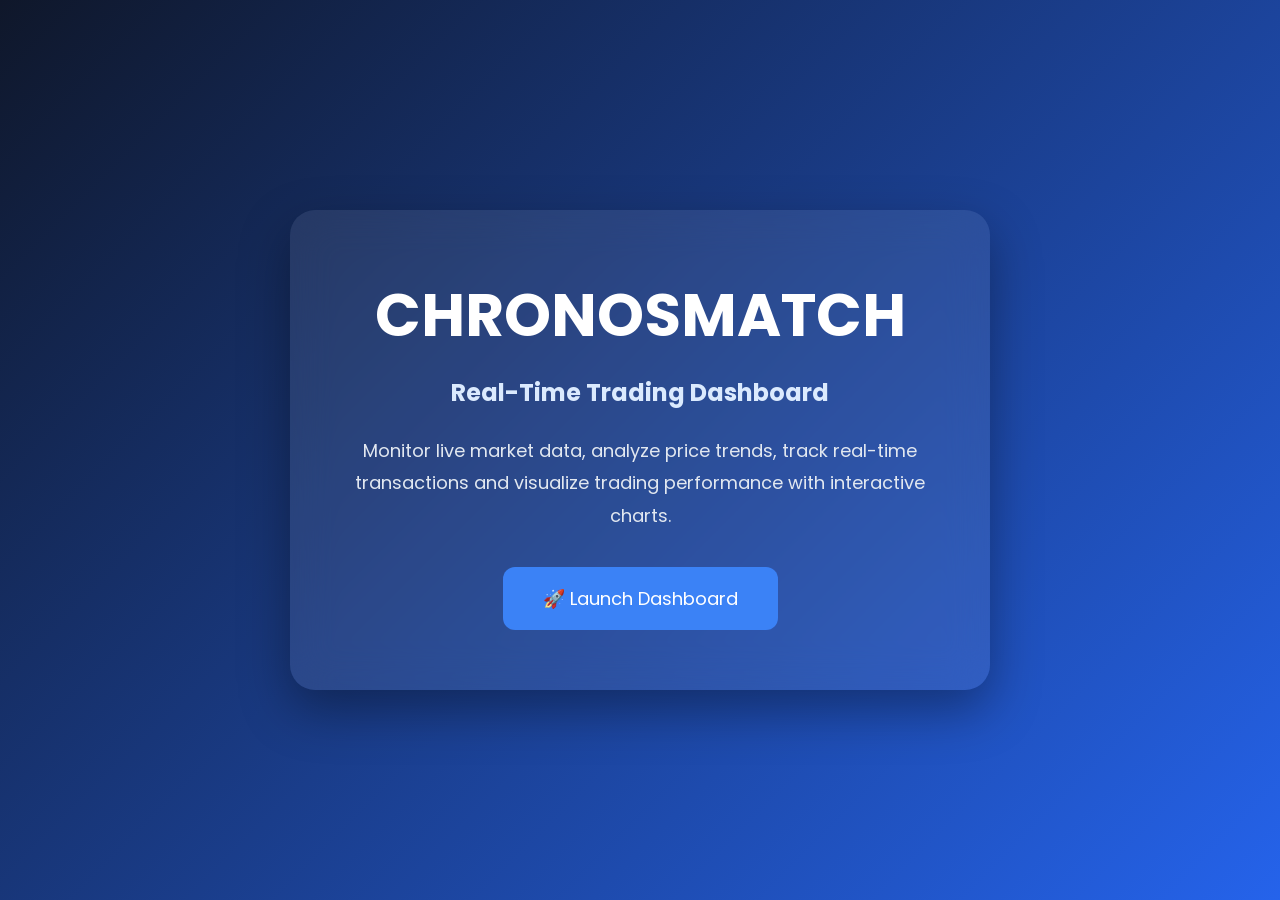
<file: frontend/index.html>
<!DOCTYPE html>
<html lang="en">

<head>

    <meta charset="UTF-8">

    <meta name="viewport"
          content="width=device-width, initial-scale=1.0">

    <title>ChronosMatch</title>

    <!-- Common CSS -->
    <link rel="stylesheet" href="css/common.css">

    <!-- Landing Page CSS -->
    <link rel="stylesheet" href="css/landing.css">

    <!-- Google Font -->
    <link
        href="https://fonts.googleapis.com/css2?family=Poppins:wght@300;400;600;700&display=swap"
        rel="stylesheet">

</head>

<body>

    <!-- ========================= -->
    <!-- Landing Page -->
    <!-- ========================= -->

    <div class="overlay">

        <div class="container">

            <h1>CHRONOSMATCH</h1>

            <h2>Real-Time Trading Dashboard</h2>

            <p>
                Monitor live market data, analyze price trends,
                track real-time transactions and visualize trading
                performance with interactive charts.
            </p>

            <button id="dashboardBtn">
                🚀 Launch Dashboard
            </button>

        </div>

    </div>


    <!-- ========================= -->
    <!-- JavaScript -->
    <!-- ========================= -->

    <script>

        const dashboardBtn =
            document.getElementById("dashboardBtn");

        dashboardBtn.addEventListener("click", function () {

            window.location.href = "dashboard.html";

        });

    </script>

</body>

</html>
</file>
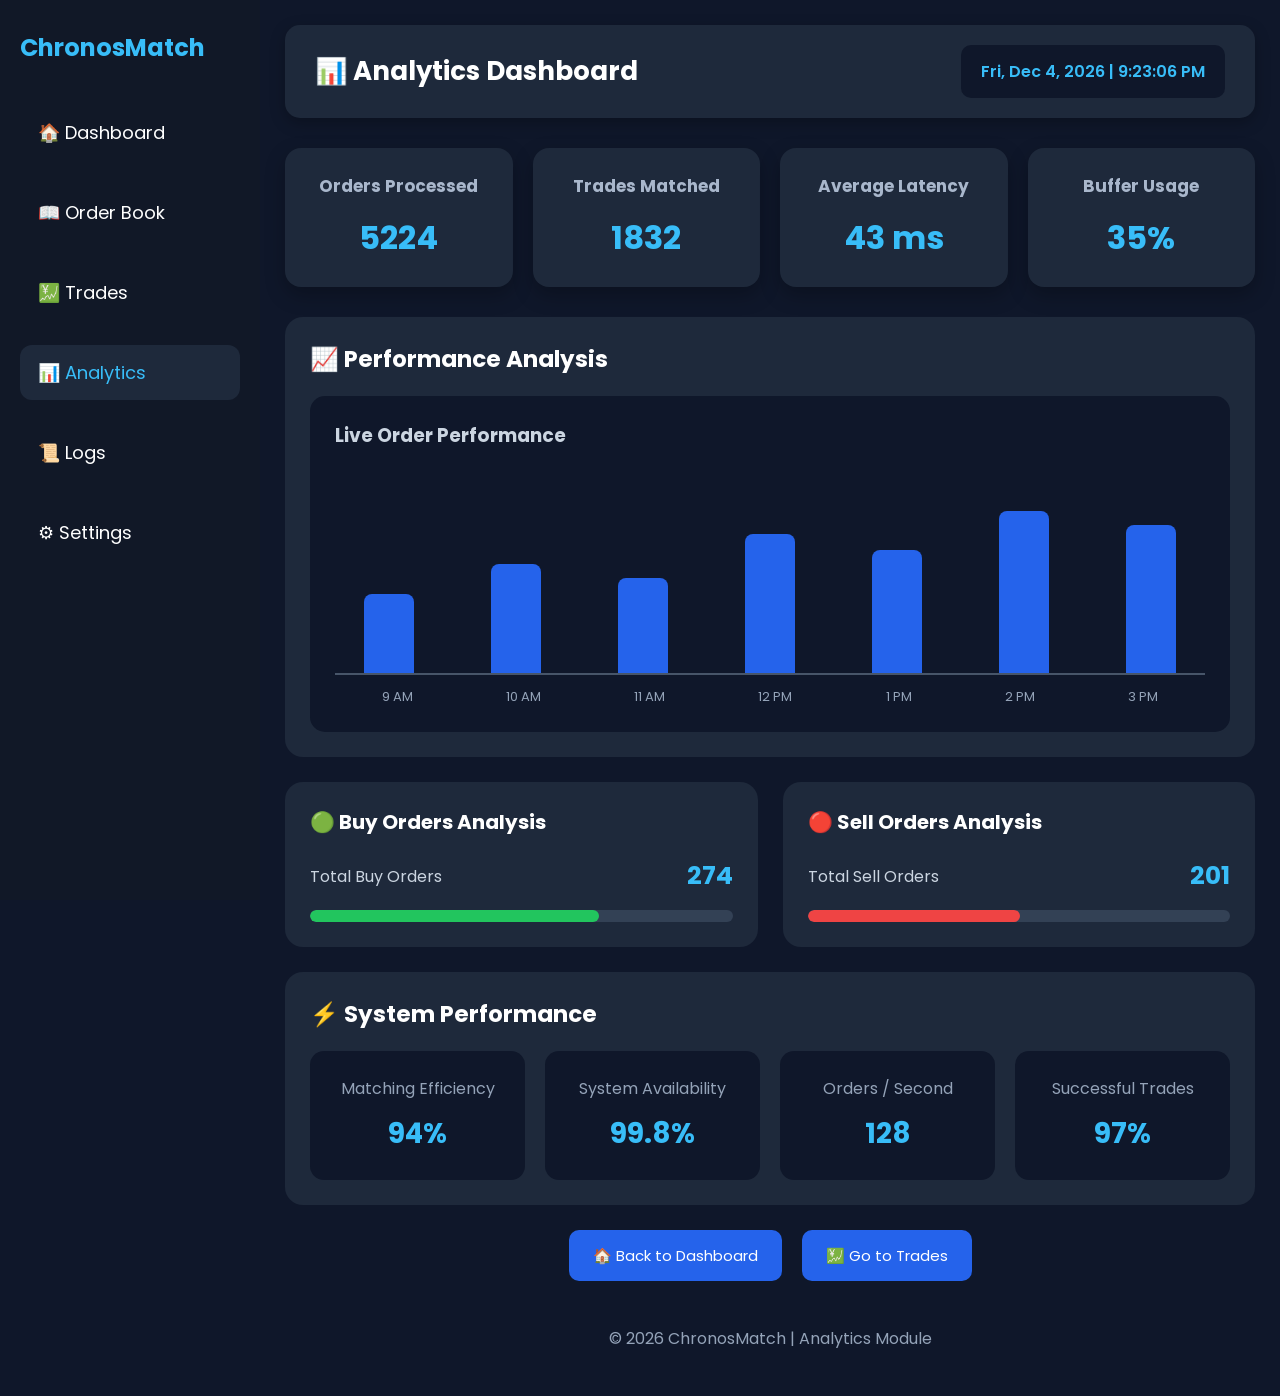
<file: frontend/analytics.html>
<!DOCTYPE html>
<html lang="en">

<head>

    <meta charset="UTF-8">
    <meta name="viewport" content="width=device-width, initial-scale=1.0">

    <title>ChronosMatch - Analytics</title>

    <link rel="stylesheet" href="css/common.css">
    <link rel="stylesheet" href="css/analytics.css">

    <link
        href="https://fonts.googleapis.com/css2?family=Poppins:wght@300;400;500;600;700&display=swap"
        rel="stylesheet">

</head>

<body>

    <div class="wrapper">

        <!-- ========================= -->
        <!-- Sidebar -->
        <!-- ========================= -->

        <div class="sidebar">

            <h2>ChronosMatch</h2>

            <ul>

                <li>
                    <a href="dashboard.html">
                        🏠 Dashboard
                    </a>
                </li>

                <li>
                    <a href="orderbook.html">
                        📖 Order Book
                    </a>
                </li>

                <li>
                    <a href="trades.html">
                        💹 Trades
                    </a>
                </li>

                <li>
                    <a href="analytics.html" class="active">
                        📊 Analytics
                    </a>
                </li>

                <li>
                    <a href="logs.html">
                        📜 Logs
                    </a>
                </li>

                <li>
                    <a href="settings.html">
                        ⚙ Settings
                    </a>
                </li>

            </ul>

        </div>


        <!-- ========================= -->
        <!-- Main Content -->
        <!-- ========================= -->

        <div class="main-content">

            <!-- Navbar -->

            <div class="navbar">

                <h2>
                    📊 Analytics Dashboard
                </h2>

                <div id="clock">
                    Loading...
                </div>

            </div>


            <!-- ========================= -->
            <!-- Analytics Summary -->
            <!-- ========================= -->

            <div class="cards">

                <div class="card">

                    <h3>
                        Orders Processed
                    </h3>

                    <h1 id="ordersProcessed">
                        5249
                    </h1>

                </div>


                <div class="card">

                    <h3>
                        Trades Matched
                    </h3>

                    <h1 id="tradesMatched">
                        1820
                    </h1>

                </div>


                <div class="card">

                    <h3>
                        Average Latency
                    </h3>

                    <h1 id="latency">
                        47 ms
                    </h1>

                </div>


                <div class="card">

                    <h3>
                        Buffer Usage
                    </h3>

                    <h1 id="bufferUsage">
                        29%
                    </h1>

                </div>

            </div>


            <!-- ========================= -->
            <!-- Performance Analysis -->
            <!-- ========================= -->

            <div class="analytics-container">

                <div class="section-header">

                    <h2>
                        📈 Performance Analysis
                    </h2>

                </div>


                <div class="chart-placeholder">

                    <h3>
                        Live Order Performance
                    </h3>

                    <div class="chart-bars">

                        <div
                            class="bar"
                            style="height:40%;">
                        </div>

                        <div
                            class="bar"
                            style="height:55%;">
                        </div>

                        <div
                            class="bar"
                            style="height:48%;">
                        </div>

                        <div
                            class="bar"
                            style="height:70%;">
                        </div>

                        <div
                            class="bar"
                            style="height:62%;">
                        </div>

                        <div
                            class="bar"
                            style="height:82%;">
                        </div>

                        <div
                            class="bar"
                            style="height:75%;">
                        </div>

                    </div>

                    <div class="chart-labels">

                        <span>9 AM</span>
                        <span>10 AM</span>
                        <span>11 AM</span>
                        <span>12 PM</span>
                        <span>1 PM</span>
                        <span>2 PM</span>
                        <span>3 PM</span>

                    </div>

                </div>

            </div>
                        <!-- ========================= -->
            <!-- Buy vs Sell Analysis -->
            <!-- ========================= -->

            <div class="analysis-grid">

                <div class="analysis-card">

                    <h2>🟢 Buy Orders Analysis</h2>

                    <div class="metric">

                        <span>Total Buy Orders</span>

                        <strong id="analyticsBuy">
                            245
                        </strong>

                    </div>

                    <div class="progress">

                        <div
                            class="progress-bar buy-progress"
                            id="buyProgress">
                        </div>

                    </div>

                </div>


                <div class="analysis-card">

                    <h2>🔴 Sell Orders Analysis</h2>

                    <div class="metric">

                        <span>Total Sell Orders</span>

                        <strong id="analyticsSell">
                            198
                        </strong>

                    </div>

                    <div class="progress">

                        <div
                            class="progress-bar sell-progress"
                            id="sellProgress">
                        </div>

                    </div>

                </div>

            </div>


            <!-- ========================= -->
            <!-- Performance Metrics -->
            <!-- ========================= -->

            <div class="analytics-container">

                <div class="section-header">

                    <h2>
                        ⚡ System Performance
                    </h2>

                </div>


                <div class="performance-grid">

                    <div class="performance-card">

                        <span>
                            Matching Efficiency
                        </span>

                        <strong>
                            94%
                        </strong>

                    </div>


                    <div class="performance-card">

                        <span>
                            System Availability
                        </span>

                        <strong>
                            99.8%
                        </strong>

                    </div>


                    <div class="performance-card">

                        <span>
                            Orders / Second
                        </span>

                        <strong>
                            128
                        </strong>

                    </div>


                    <div class="performance-card">

                        <span>
                            Successful Trades
                        </span>

                        <strong>
                            97%
                        </strong>

                    </div>

                </div>

            </div>


            <!-- ========================= -->
            <!-- Navigation -->
            <!-- ========================= -->

            <div class="actions">

                <button
                    onclick="window.location.href='dashboard.html'">

                    🏠 Back to Dashboard

                </button>


                <button
                    onclick="window.location.href='trades.html'">

                    💹 Go to Trades

                </button>

            </div>


            <!-- ========================= -->
            <!-- Footer -->
            <!-- ========================= -->

            <footer class="footer">

                <p>
                    © 2026 ChronosMatch | Analytics Module
                </p>

            </footer>


        </div>
        <!-- End Main Content -->

    </div>
    <!-- End Wrapper -->


    <!-- JavaScript -->

    <script src="js/analytics.js"></script>

</body>

</html>
</file>
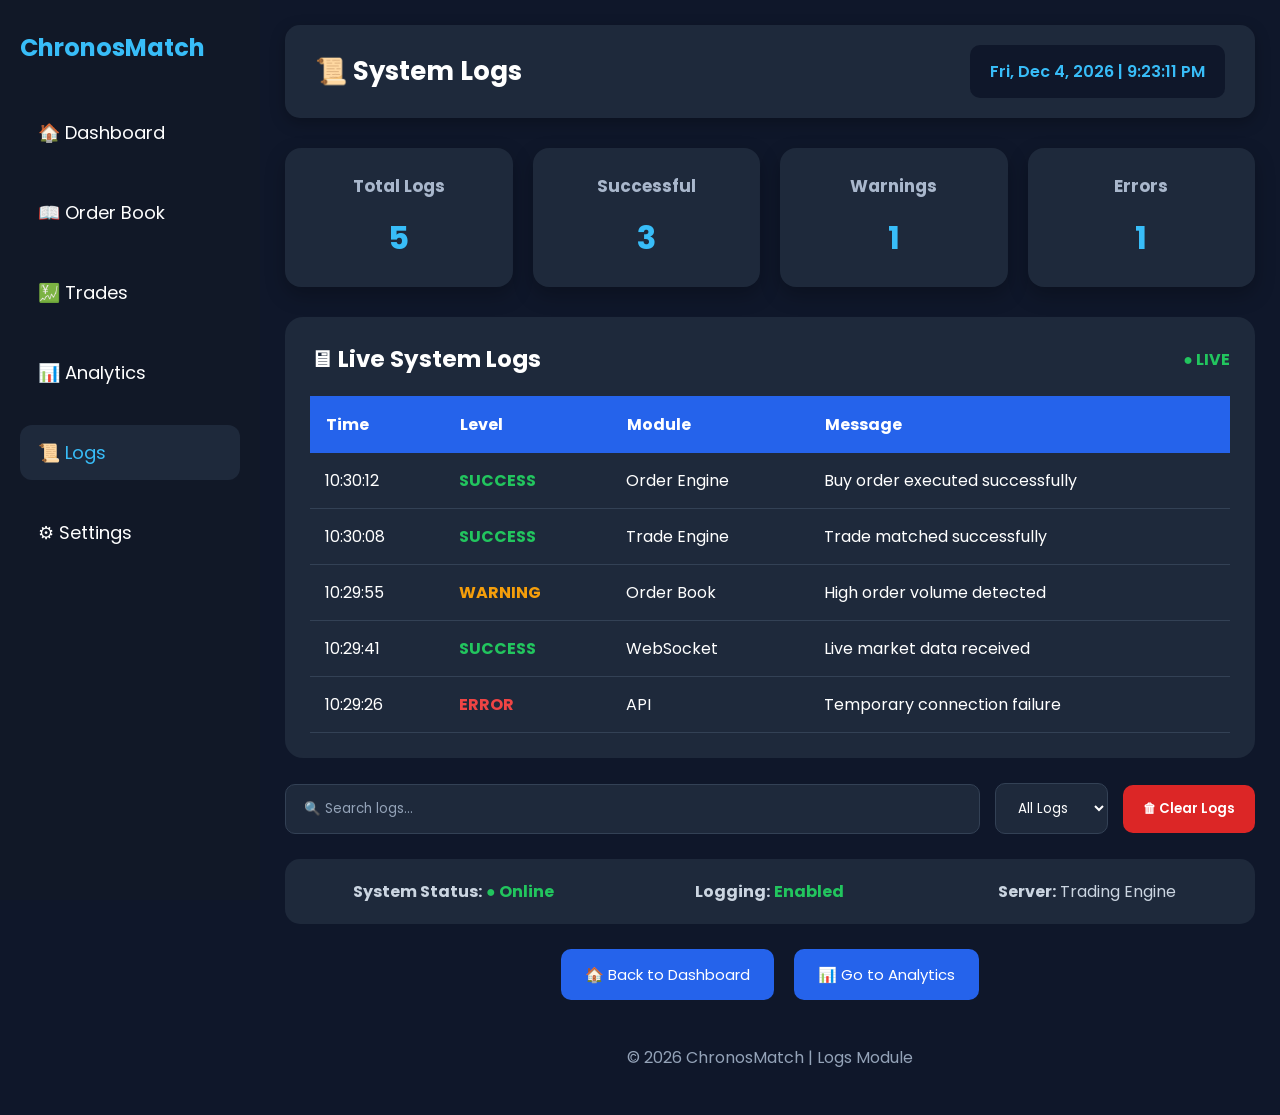
<file: frontend/logs.html>
<!DOCTYPE html>
<html lang="en">

<head>

    <meta charset="UTF-8">

    <meta name="viewport"
          content="width=device-width, initial-scale=1.0">

    <title>ChronosMatch - Logs</title>

    <link rel="stylesheet" href="css/common.css">
    <link rel="stylesheet" href="css/logs.css">

    <link
        href="https://fonts.googleapis.com/css2?family=Poppins:wght@300;400;500;600;700&display=swap"
        rel="stylesheet">

</head>

<body>

    <div class="wrapper">

        <!-- ========================= -->
        <!-- Sidebar -->
        <!-- ========================= -->

        <div class="sidebar">

            <h2>ChronosMatch</h2>

            <ul>

                <li>
                    <a href="dashboard.html">
                        🏠 Dashboard
                    </a>
                </li>

                <li>
                    <a href="orderbook.html">
                        📖 Order Book
                    </a>
                </li>

                <li>
                    <a href="trades.html">
                        💹 Trades
                    </a>
                </li>

                <li>
                    <a href="analytics.html">
                        📊 Analytics
                    </a>
                </li>

                <li>
                    <a href="logs.html" class="active">
                        📜 Logs
                    </a>
                </li>

                <li>
                    <a href="settings.html">
                        ⚙ Settings
                    </a>
                </li>

            </ul>

        </div>


        <!-- ========================= -->
        <!-- Main Content -->
        <!-- ========================= -->

        <div class="main-content">

            <!-- Navbar -->

            <div class="navbar">

                <h2>
                    📜 System Logs
                </h2>

                <div id="clock">
                    Loading...
                </div>

            </div>


            <!-- ========================= -->
            <!-- Log Summary Cards -->
            <!-- ========================= -->

            <div class="cards">

                <div class="card">

                    <h3>
                        Total Logs
                    </h3>

                    <h1 id="totalLogs">
                        128
                    </h1>

                </div>


                <div class="card">

                    <h3>
                        Successful
                    </h3>

                    <h1 id="successLogs">
                        98
                    </h1>

                </div>


                <div class="card">

                    <h3>
                        Warnings
                    </h3>

                    <h1 id="warningLogs">
                        24
                    </h1>

                </div>


                <div class="card">

                    <h3>
                        Errors
                    </h3>

                    <h1 id="errorLogs">
                        6
                    </h1>

                </div>

            </div>


            <!-- ========================= -->
            <!-- Live System Logs -->
            <!-- ========================= -->

            <div class="logs-container">

                <div class="logs-header">

                    <h2>
                        🖥 Live System Logs
                    </h2>

                    <span class="live-indicator">
                        ● LIVE
                    </span>

                </div>


                <div class="log-table-container">

                    <table id="logTable">

                        <thead>

                            <tr>

                                <th>
                                    Time
                                </th>

                                <th>
                                    Level
                                </th>

                                <th>
                                    Module
                                </th>

                                <th>
                                    Message
                                </th>

                            </tr>

                        </thead>


                        <tbody>

                            <tr>

                                <td>
                                    10:30:12
                                </td>

                                <td>
                                    <span class="success">
                                        SUCCESS
                                    </span>
                                </td>

                                <td>
                                    Order Engine
                                </td>

                                <td>
                                    Buy order executed successfully
                                </td>

                            </tr>


                            <tr>

                                <td>
                                    10:30:08
                                </td>

                                <td>
                                    <span class="success">
                                        SUCCESS
                                    </span>
                                </td>

                                <td>
                                    Trade Engine
                                </td>

                                <td>
                                    Trade matched successfully
                                </td>

                            </tr>


                            <tr>

                                <td>
                                    10:29:55
                                </td>

                                <td>
                                    <span class="warning">
                                        WARNING
                                    </span>
                                </td>

                                <td>
                                    Order Book
                                </td>

                                <td>
                                    High order volume detected
                                </td>

                            </tr>


                            <tr>

                                <td>
                                    10:29:41
                                </td>

                                <td>
                                    <span class="success">
                                        SUCCESS
                                    </span>
                                </td>

                                <td>
                                    WebSocket
                                </td>

                                <td>
                                    Live market data received
                                </td>

                            </tr>


                            <tr>

                                <td>
                                    10:29:26
                                </td>

                                <td>
                                    <span class="error">
                                        ERROR
                                    </span>
                                </td>

                                <td>
                                    API
                                </td>

                                <td>
                                    Temporary connection failure
                                </td>

                            </tr>

                        </tbody>

                    </table>

                </div>

            </div>
                        <!-- ========================= -->
            <!-- Log Controls -->
            <!-- ========================= -->

            <div class="log-controls">

                <input
                    type="text"
                    id="logSearch"
                    placeholder="🔍 Search logs...">

                <select id="logFilter">

                    <option value="all">
                        All Logs
                    </option>

                    <option value="success">
                        Success
                    </option>

                    <option value="warning">
                        Warning
                    </option>

                    <option value="error">
                        Error
                    </option>

                </select>

                <button id="clearLogs">
                    🗑 Clear Logs
                </button>

            </div>


            <!-- ========================= -->
            <!-- Log Information -->
            <!-- ========================= -->

            <div class="log-info">

                <div>
                    <strong>System Status:</strong>

                    <span class="online">
                        ● Online
                    </span>
                </div>

                <div>
                    <strong>Logging:</strong>

                    <span class="online">
                        Enabled
                    </span>
                </div>

                <div>
                    <strong>Server:</strong>

                    <span>
                        Trading Engine
                    </span>
                </div>

            </div>


            <!-- ========================= -->
            <!-- Navigation -->
            <!-- ========================= -->

            <div class="actions">

                <button
                    onclick="window.location.href='dashboard.html'">

                    🏠 Back to Dashboard

                </button>


                <button
                    onclick="window.location.href='analytics.html'">

                    📊 Go to Analytics

                </button>

            </div>


            <!-- ========================= -->
            <!-- Footer -->
            <!-- ========================= -->

            <footer class="footer">

                <p>
                    © 2026 ChronosMatch | Logs Module
                </p>

            </footer>


        </div>
        <!-- End Main Content -->

    </div>
    <!-- End Wrapper -->


    <!-- JavaScript -->

    <script src="js/logs.js"></script>
    <script>

    window.addEventListener("load", function () {

        setTimeout(function () {

            const loadingScreen =
                document.getElementById("loadingScreen");

            if (loadingScreen) {

                loadingScreen.classList.add("hide");

            }

        }, 1000);

    });

</script>

</body>
<script>

    window.addEventListener("load", function () {

        setTimeout(function () {

            const loadingScreen =
                document.getElementById("loadingScreen");

            if (loadingScreen) {

                loadingScreen.classList.add("hide");

            }

        }, 1000);

    });

</script>

</html>
</file>
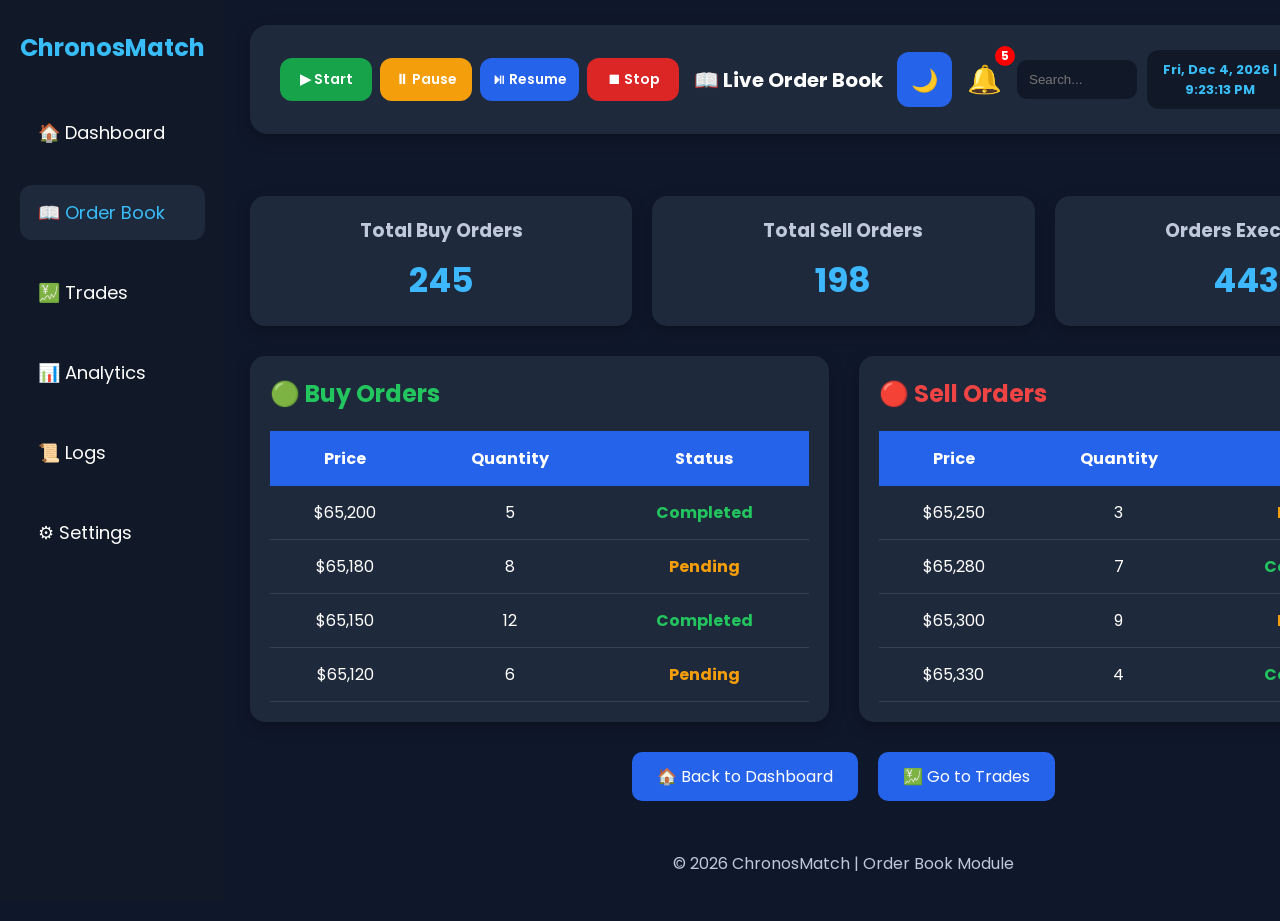
<file: frontend/orderbook.html>
<!DOCTYPE html>
<html lang="en">

<head>

    <meta charset="UTF-8">

    <meta name="viewport"
          content="width=device-width, initial-scale=1.0">

    <title>ChronosMatch - Order Book</title>

    <!-- Common Styles -->
    <link rel="stylesheet" href="css/common.css">

    <!-- Order Book Styles -->
    <link rel="stylesheet" href="css/orderbook.css">

    <!-- Google Font -->
    <link
        href="https://fonts.googleapis.com/css2?family=Poppins:wght@300;400;500;600;700&display=swap"
        rel="stylesheet">

</head>

<body>

    <!-- ========================= -->
    <!-- Main Wrapper -->
    <!-- ========================= -->

    <div class="wrapper">


        <!-- ========================= -->
        <!-- Sidebar -->
        <!-- ========================= -->

        <div class="sidebar">

            <h2>ChronosMatch</h2>

            <ul>

                <li>
                    <a href="dashboard.html">
                        🏠 Dashboard
                    </a>
                </li>

                <li>
                    <a href="orderbook.html" class="active">
                        📖 Order Book
                    </a>
                </li>

                <li>
                    <a href="trades.html">
                        💹 Trades
                    </a>
                </li>

                <li>
                    <a href="analytics.html">
                        📊 Analytics
                    </a>
                </li>

                <li>
                    <a href="logs.html">
                        📜 Logs
                    </a>
                </li>

                <li>
                    <a href="settings.html">
                        ⚙ Settings
                    </a>
                </li>

            </ul>

        </div>


        <!-- ========================= -->
        <!-- Main Content -->
        <!-- ========================= -->

        <div class="main-content">


            <!-- ========================= -->
            <!-- Navbar -->
            <!-- ========================= -->

            <div class="navbar">


                <!-- Control Buttons -->

                <div class="controls">

                    <button id="startBtn">
                        ▶ Start
                    </button>

                    <button id="pauseBtn">
                        ⏸ Pause
                    </button>

                    <button id="resumeBtn">
                        ⏯ Resume
                    </button>

                    <button id="stopBtn">
                        ⏹ Stop
                    </button>

                </div>


                <!-- Page Title -->

                <h2>
                    📖 Live Order Book
                </h2>


                <!-- Right Section -->

                <div class="right-section">


                    <!-- Theme -->

                    <button id="themeToggle">
                        🌙
                    </button>


                    <!-- Notification -->

                    <div class="notification">

                        <button id="notificationBtn">

                            🔔

                            <span class="badge">
                                5
                            </span>

                        </button>


                        <div
                            class="notification-panel"
                            id="notificationPanel">

                            <h3>
                                Notifications
                            </h3>

                            <ul>

                                <li>
                                    ✅ BTC Order Completed
                                </li>

                                <li>
                                    📈 ETH Price Increased
                                </li>

                                <li>
                                    ⚠ High Market Volatility
                                </li>

                                <li>
                                    💰 Portfolio Updated
                                </li>

                                <li>
                                    🔔 New Trade Executed
                                </li>

                            </ul>

                        </div>

                    </div>


                    <!-- Search -->

                    <input
                        type="text"
                        id="searchBox"
                        placeholder="Search...">


                    <!-- Clock -->

                    <div id="clock">
                        Loading...
                    </div>


                    <!-- Admin -->

                    <div class="admin-dropdown">

                        <button id="adminBtn">
                            👤 Admin ▼
                        </button>


                        <div
                            class="dropdown-content"
                            id="dropdownMenu">

                            <a href="#">
                                👤 My Profile
                            </a>

                            <a href="settings.html">
                                ⚙ Settings
                            </a>

                            <a href="#">
                                🌙 Dark Mode
                            </a>

                            <a href="#">
                                🚪 Logout
                            </a>

                        </div>

                    </div>

                </div>

            </div>


            <!-- ========================= -->
            <!-- Live Stock Ticker -->
            <!-- ========================= -->

            <div class="ticker">

                <marquee
                    id="stockTicker"
                    behavior="scroll"
                    direction="left">

                    📈 BTC : $65,200 ▲0.5%

                    &nbsp;&nbsp;&nbsp;&nbsp;

                    📉 ETH : $3,420 ▼0.3%

                    &nbsp;&nbsp;&nbsp;&nbsp;

                    📈 AAPL : $215 ▲1.2%

                    &nbsp;&nbsp;&nbsp;&nbsp;

                    📉 TSLA : $250 ▼0.8%

                    &nbsp;&nbsp;&nbsp;&nbsp;

                    📈 NVDA : $178 ▲2.1%

                </marquee>

            </div>


            <!-- ========================= -->
            <!-- Order Book Summary Cards -->
            <!-- ========================= -->

            <div class="cards">

                <div class="card">

                    <h3>
                        Total Buy Orders
                    </h3>

                    <h1 id="buyCount">
                        245
                    </h1>

                </div>


                <div class="card">

                    <h3>
                        Total Sell Orders
                    </h3>

                    <h1 id="sellCount">
                        198
                    </h1>

                </div>


                <div class="card">

                    <h3>
                        Orders Executed
                    </h3>

                    <h1 id="executedCount">
                        443
                    </h1>

                </div>

            </div>


            <!-- ========================= -->
            <!-- Live Order Book -->
            <!-- ========================= -->

            <div class="order-book-container">


                <!-- ========================= -->
                <!-- Buy Orders -->
                <!-- ========================= -->

                <div class="buy-section">

                    <h2>
                        🟢 Buy Orders
                    </h2>


                    <table id="buyTable">

                        <thead>

                            <tr>

                                <th>
                                    Price
                                </th>

                                <th>
                                    Quantity
                                </th>

                                <th>
                                    Status
                                </th>

                            </tr>

                        </thead>


                        <tbody>

                            <tr>

                                <td>
                                    $65,200
                                </td>

                                <td>
                                    5
                                </td>

                                <td>
                                    <span class="completed">
                                        Completed
                                    </span>
                                </td>

                            </tr>


                            <tr>

                                <td>
                                    $65,180
                                </td>

                                <td>
                                    8
                                </td>

                                <td>
                                    <span class="pending">
                                        Pending
                                    </span>
                                </td>

                            </tr>


                            <tr>

                                <td>
                                    $65,150
                                </td>

                                <td>
                                    12
                                </td>

                                <td>
                                    <span class="completed">
                                        Completed
                                    </span>
                                </td>

                            </tr>


                            <tr>

                                <td>
                                    $65,120
                                </td>

                                <td>
                                    6
                                </td>

                                <td>
                                    <span class="pending">
                                        Pending
                                    </span>
                                </td>

                            </tr>

                        </tbody>

                    </table>

                </div>


                <!-- ========================= -->
                <!-- Sell Orders -->
                <!-- ========================= -->

                <div class="sell-section">

                    <h2>
                        🔴 Sell Orders
                    </h2>


                    <table id="sellTable">

                        <thead>

                            <tr>

                                <th>
                                    Price
                                </th>

                                <th>
                                    Quantity
                                </th>

                                <th>
                                    Status
                                </th>

                            </tr>

                        </thead>


                        <tbody>

                            <tr>

                                <td>
                                    $65,250
                                </td>

                                <td>
                                    3
                                </td>

                                <td>
                                    <span class="pending">
                                        Pending
                                    </span>
                                </td>

                            </tr>


                            <tr>

                                <td>
                                    $65,280
                                </td>

                                <td>
                                    7
                                </td>

                                <td>
                                    <span class="completed">
                                        Completed
                                    </span>
                                </td>

                            </tr>


                            <tr>

                                <td>
                                    $65,300
                                </td>

                                <td>
                                    9
                                </td>

                                <td>
                                    <span class="pending">
                                        Pending
                                    </span>
                                </td>

                            </tr>


                            <tr>

                                <td>
                                    $65,330
                                </td>

                                <td>
                                    4
                                </td>

                                <td>
                                    <span class="completed">
                                        Completed
                                    </span>
                                </td>

                            </tr>

                        </tbody>

                    </table>

                </div>

            </div>


            <!-- ========================= -->
            <!-- Navigation Buttons -->
            <!-- ========================= -->

            <div class="actions">

                <button
                    onclick="window.location.href='dashboard.html'">

                    🏠 Back to Dashboard

                </button>


                <button
                    onclick="window.location.href='trades.html'">

                    💹 Go to Trades

                </button>

            </div>


            <!-- ========================= -->
            <!-- Footer -->
            <!-- ========================= -->

            <footer class="footer">

                <p>
                    © 2026 ChronosMatch | Order Book Module
                </p>

            </footer>


        </div>

    </div>


    <!-- ========================= -->
    <!-- Order Book JavaScript -->
    <!-- ========================= -->

    <script src="js/orderbook.js"></script>

</body>

</html>
</file>
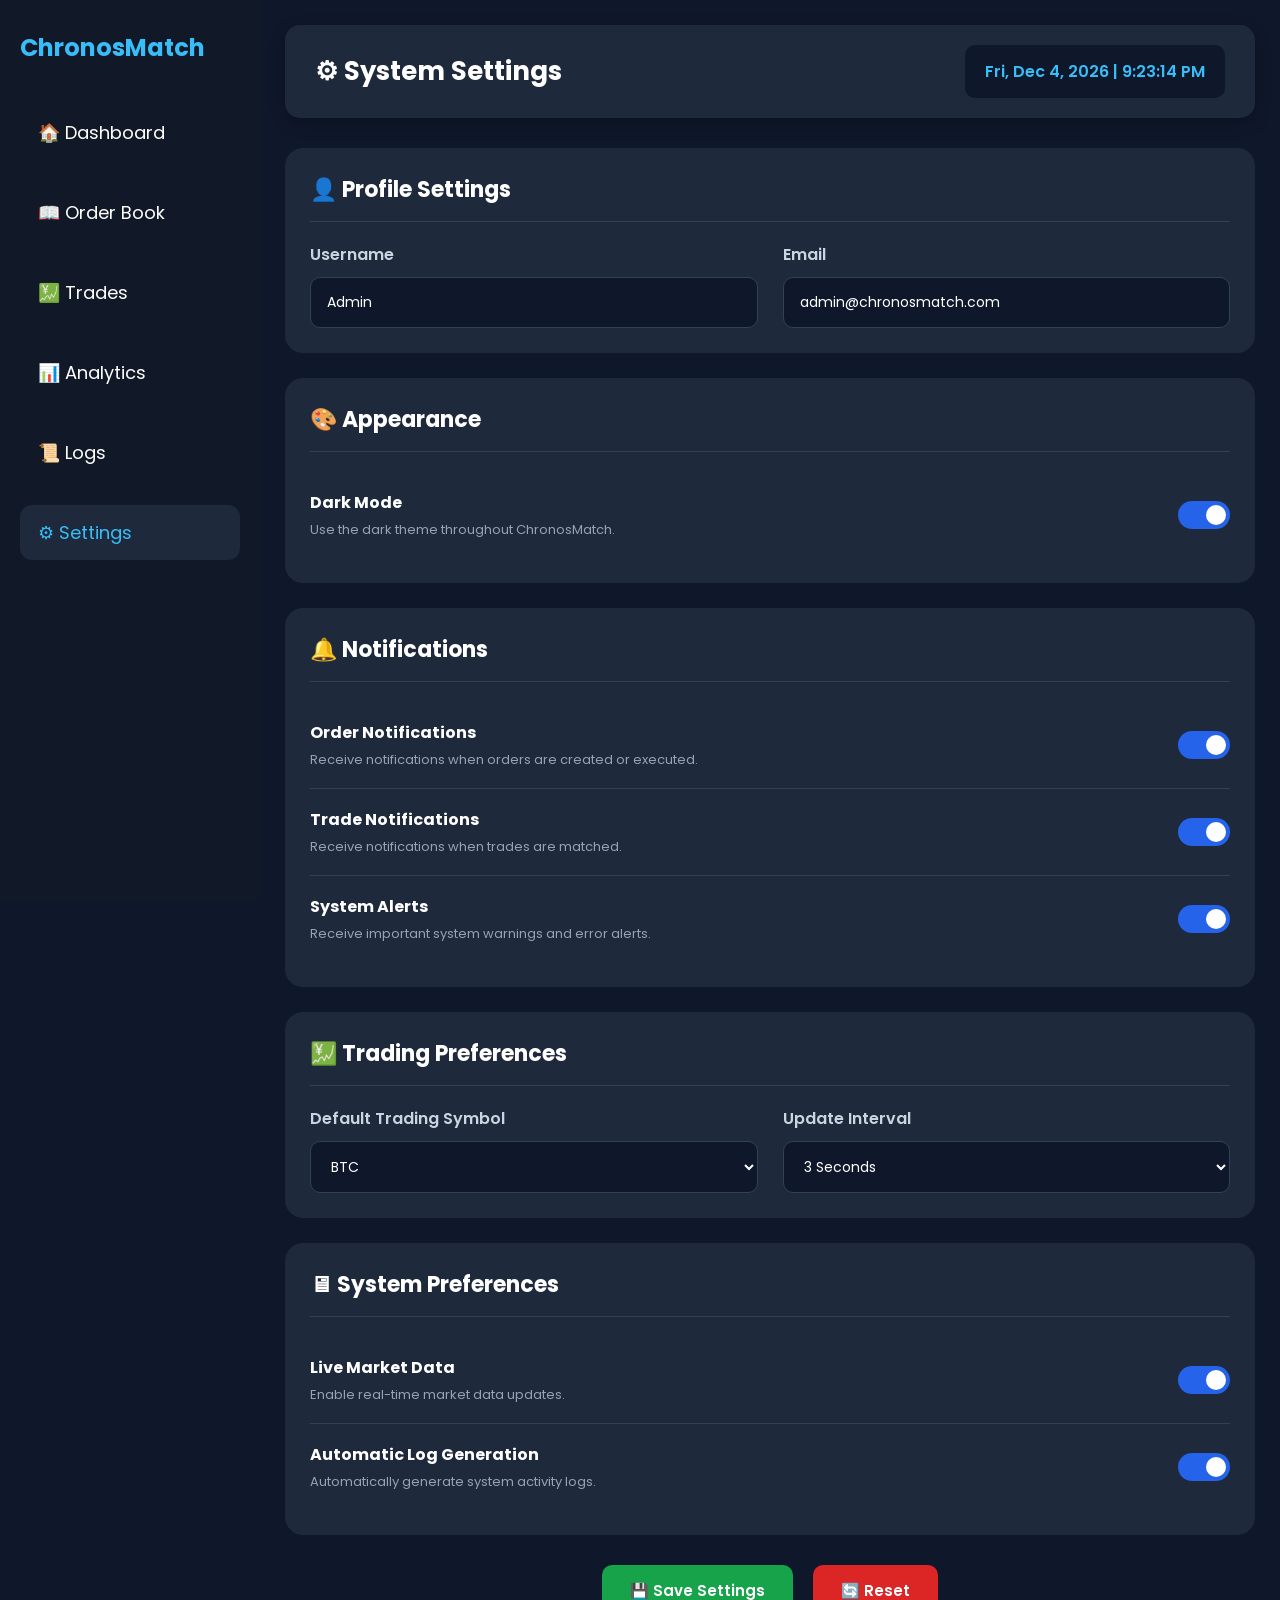
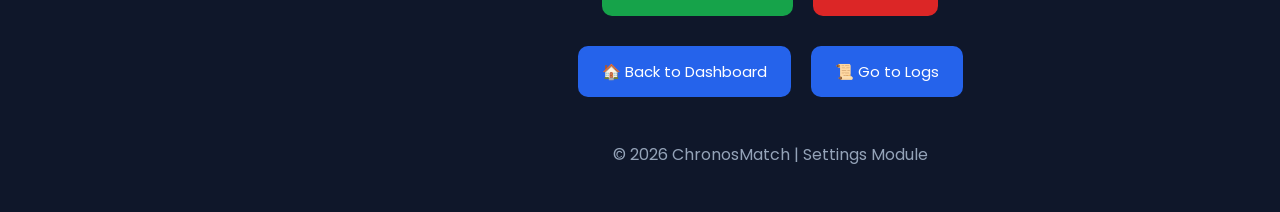
<file: frontend/settings.html>
<!DOCTYPE html>
<html lang="en">

<head>

    <meta charset="UTF-8">

    <meta name="viewport"
          content="width=device-width, initial-scale=1.0">

    <title>ChronosMatch - Settings</title>

    <link rel="stylesheet" href="css/common.css">
    <link rel="stylesheet" href="css/settings.css">

    <link
        href="https://fonts.googleapis.com/css2?family=Poppins:wght@300;400;500;600;700&display=swap"
        rel="stylesheet">

</head>

<body>

    <div class="wrapper">

        <!-- ========================= -->
        <!-- Sidebar -->
        <!-- ========================= -->

        <div class="sidebar">

            <h2>ChronosMatch</h2>

            <ul>

                <li>
                    <a href="dashboard.html">
                        🏠 Dashboard
                    </a>
                </li>

                <li>
                    <a href="orderbook.html">
                        📖 Order Book
                    </a>
                </li>

                <li>
                    <a href="trades.html">
                        💹 Trades
                    </a>
                </li>

                <li>
                    <a href="analytics.html">
                        📊 Analytics
                    </a>
                </li>

                <li>
                    <a href="logs.html">
                        📜 Logs
                    </a>
                </li>

                <li>
                    <a href="settings.html" class="active">
                        ⚙ Settings
                    </a>
                </li>

            </ul>

        </div>


        <!-- ========================= -->
        <!-- Main Content -->
        <!-- ========================= -->

        <div class="main-content">

            <!-- Navbar -->

            <div class="navbar">

                <h2>
                    ⚙ System Settings
                </h2>

                <div id="clock">
                    Loading...
                </div>

            </div>


            <!-- ========================= -->
            <!-- Profile Settings -->
            <!-- ========================= -->

            <div class="settings-container">

                <div class="settings-header">

                    <h2>
                        👤 Profile Settings
                    </h2>

                </div>


                <div class="settings-grid">

                    <div class="setting-item">

                        <label>
                            Username
                        </label>

                        <input
                            type="text"
                            id="username"
                            value="Admin">

                    </div>


                    <div class="setting-item">

                        <label>
                            Email
                        </label>

                        <input
                            type="email"
                            id="email"
                            value="admin@chronosmatch.com">

                    </div>

                </div>

            </div>


            <!-- ========================= -->
            <!-- Appearance Settings -->
            <!-- ========================= -->

            <div class="settings-container">

                <div class="settings-header">

                    <h2>
                        🎨 Appearance
                    </h2>

                </div>


                <div class="setting-row">

                    <div>

                        <strong>
                            Dark Mode
                        </strong>

                        <p>
                            Use the dark theme throughout
                            ChronosMatch.
                        </p>

                    </div>


                    <label class="switch">

                        <input
                            type="checkbox"
                            id="darkMode"
                            checked>

                        <span class="slider"></span>

                    </label>

                </div>

            </div>
                        <!-- ========================= -->
            <!-- Notification Settings -->
            <!-- ========================= -->

            <div class="settings-container">

                <div class="settings-header">

                    <h2>
                        🔔 Notifications
                    </h2>

                </div>


                <div class="setting-row">

                    <div>

                        <strong>
                            Order Notifications
                        </strong>

                        <p>
                            Receive notifications when orders
                            are created or executed.
                        </p>

                    </div>


                    <label class="switch">

                        <input
                            type="checkbox"
                            id="orderNotifications"
                            checked>

                        <span class="slider"></span>

                    </label>

                </div>


                <div class="setting-row">

                    <div>

                        <strong>
                            Trade Notifications
                        </strong>

                        <p>
                            Receive notifications when trades
                            are matched.
                        </p>

                    </div>


                    <label class="switch">

                        <input
                            type="checkbox"
                            id="tradeNotifications"
                            checked>

                        <span class="slider"></span>

                    </label>

                </div>


                <div class="setting-row">

                    <div>

                        <strong>
                            System Alerts
                        </strong>

                        <p>
                            Receive important system warnings
                            and error alerts.
                        </p>

                    </div>


                    <label class="switch">

                        <input
                            type="checkbox"
                            id="systemAlerts"
                            checked>

                        <span class="slider"></span>

                    </label>

                </div>

            </div>


            <!-- ========================= -->
            <!-- Trading Settings -->
            <!-- ========================= -->

            <div class="settings-container">

                <div class="settings-header">

                    <h2>
                        💹 Trading Preferences
                    </h2>

                </div>


                <div class="settings-grid">

                    <div class="setting-item">

                        <label>
                            Default Trading Symbol
                        </label>

                        <select id="tradingSymbol">

                            <option value="BTC">
                                BTC
                            </option>

                            <option value="ETH">
                                ETH
                            </option>

                            <option value="AAPL">
                                AAPL
                            </option>

                            <option value="TSLA">
                                TSLA
                            </option>

                            <option value="NVDA">
                                NVDA
                            </option>

                        </select>

                    </div>


                    <div class="setting-item">

                        <label>
                            Update Interval
                        </label>

                        <select id="updateInterval">

                            <option value="3">
                                3 Seconds
                            </option>

                            <option value="5">
                                5 Seconds
                            </option>

                            <option value="10">
                                10 Seconds
                            </option>

                        </select>

                    </div>

                </div>

            </div>


            <!-- ========================= -->
            <!-- System Settings -->
            <!-- ========================= -->

            <div class="settings-container">

                <div class="settings-header">

                    <h2>
                        🖥 System Preferences
                    </h2>

                </div>


                <div class="setting-row">

                    <div>

                        <strong>
                            Live Market Data
                        </strong>

                        <p>
                            Enable real-time market data
                            updates.
                        </p>

                    </div>


                    <label class="switch">

                        <input
                            type="checkbox"
                            id="liveData"
                            checked>

                        <span class="slider"></span>

                    </label>

                </div>


                <div class="setting-row">

                    <div>

                        <strong>
                            Automatic Log Generation
                        </strong>

                        <p>
                            Automatically generate system
                            activity logs.
                        </p>

                    </div>


                    <label class="switch">

                        <input
                            type="checkbox"
                            id="autoLogs"
                            checked>

                        <span class="slider"></span>

                    </label>

                </div>

            </div>
                        <!-- ========================= -->
            <!-- Save Settings -->
            <!-- ========================= -->

            <div class="settings-actions">

                <button id="saveSettings">
                    💾 Save Settings
                </button>

                <button id="resetSettings">
                    🔄 Reset
                </button>

            </div>


            <!-- ========================= -->
            <!-- Settings Status -->
            <!-- ========================= -->

            <div
                class="settings-message"
                id="settingsMessage">

                Settings saved successfully!

            </div>


            <!-- ========================= -->
            <!-- Navigation -->
            <!-- ========================= -->

            <div class="actions">

                <button
                    onclick="window.location.href='dashboard.html'">

                    🏠 Back to Dashboard

                </button>

                <button
                    onclick="window.location.href='logs.html'">

                    📜 Go to Logs

                </button>

            </div>


            <!-- ========================= -->
            <!-- Footer -->
            <!-- ========================= -->

            <footer class="footer">

                <p>
                    © 2026 ChronosMatch | Settings Module
                </p>

            </footer>


        </div>
        <!-- End Main Content -->

    </div>
    <!-- End Wrapper -->


    <!-- JavaScript -->

    <script src="js/settings.js"></script>
    <script>

    window.addEventListener("load", function () {

        setTimeout(function () {

            const loadingScreen =
                document.getElementById("loadingScreen");

            if (loadingScreen) {

                loadingScreen.classList.add("hide");

            }

        }, 1000);

    });

</script>

</body>
<script>

    window.addEventListener("load", function () {

        setTimeout(function () {

            const loadingScreen =
                document.getElementById("loadingScreen");

            if (loadingScreen) {

                loadingScreen.classList.add("hide");

            }

        }, 1000);

    });

</script>

</html>
</file>
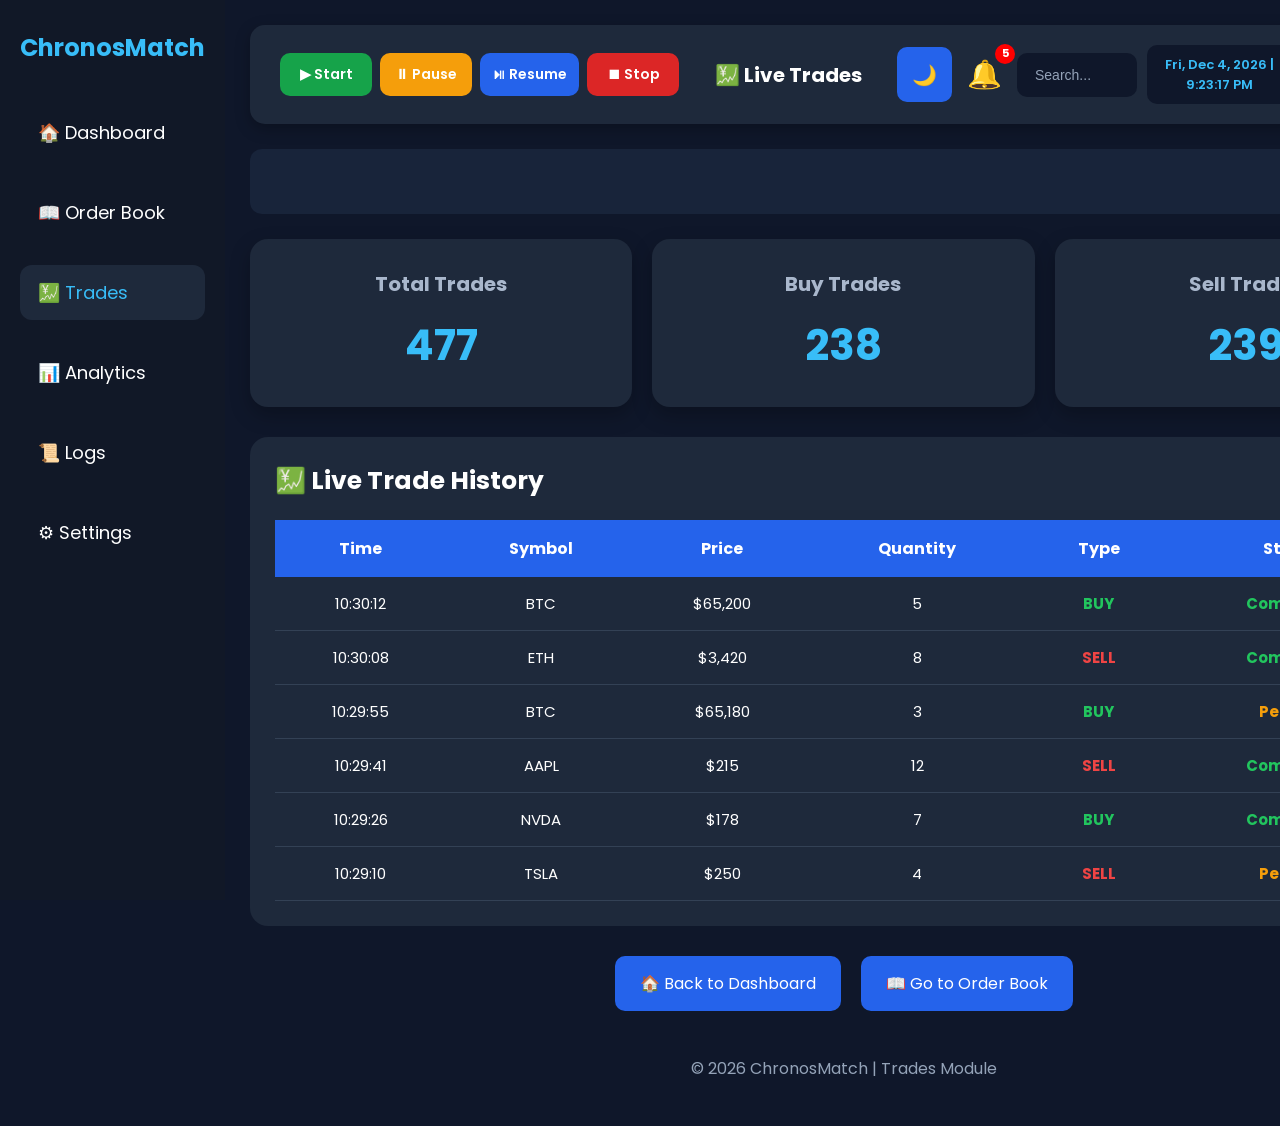
<file: frontend/trades.html>
<!DOCTYPE html>
<html lang="en">

<head>

    <meta charset="UTF-8">
    <meta name="viewport" content="width=device-width, initial-scale=1.0">

    <title>ChronosMatch - Trades</title>

    <link rel="stylesheet" href="css/common.css">
    <link rel="stylesheet" href="css/trades.css">

    <link
        href="https://fonts.googleapis.com/css2?family=Poppins:wght@300;400;500;600;700&display=swap"
        rel="stylesheet">

</head>

<body>

    <!-- ========================= -->
    <!-- Main Wrapper -->
    <!-- ========================= -->

    <div class="wrapper">


        <!-- ========================= -->
        <!-- Sidebar -->
        <!-- ========================= -->

        <div class="sidebar">

            <h2>ChronosMatch</h2>

            <ul>

                <li>
                    <a href="dashboard.html">
                        🏠 Dashboard
                    </a>
                </li>

                <li>
                    <a href="orderbook.html">
                        📖 Order Book
                    </a>
                </li>

                <li>
                    <a href="trades.html" class="active">
                        💹 Trades
                    </a>
                </li>

                <li>
                    <a href="analytics.html">
                        📊 Analytics
                    </a>
                </li>

                <li>
                    <a href="logs.html">
                        📜 Logs
                    </a>
                </li>

                <li>
                    <a href="settings.html">
                        ⚙ Settings
                    </a>
                </li>

            </ul>

        </div>


        <!-- ========================= -->
        <!-- Main Content -->
        <!-- ========================= -->

        <div class="main-content">


            <!-- ========================= -->
            <!-- Navbar -->
            <!-- ========================= -->

            <div class="navbar">


                <!-- Control Buttons -->

                <div class="controls">

                    <button id="startBtn">
                        ▶ Start
                    </button>

                    <button id="pauseBtn">
                        ⏸ Pause
                    </button>

                    <button id="resumeBtn">
                        ⏯ Resume
                    </button>

                    <button id="stopBtn">
                        ⏹ Stop
                    </button>

                </div>


                <!-- Page Title -->

                <h2>
                    💹 Live Trades
                </h2>


                <!-- Right Section -->

                <div class="right-section">


                    <!-- Theme -->

                    <button id="themeToggle">
                        🌙
                    </button>


                    <!-- Notification -->

                    <div class="notification">

                        <button id="notificationBtn">

                            🔔

                            <span class="badge">
                                5
                            </span>

                        </button>


                        <div
                            class="notification-panel"
                            id="notificationPanel">

                            <h3>
                                Notifications
                            </h3>

                            <ul>

                                <li>
                                    ✅ Trade Executed
                                </li>

                                <li>
                                    📈 Market Price Updated
                                </li>

                                <li>
                                    ⚠ High Market Volatility
                                </li>

                                <li>
                                    💰 New Trade Matched
                                </li>

                                <li>
                                    🔔 New Order Received
                                </li>

                            </ul>

                        </div>

                    </div>


                    <!-- Search -->

                    <input
                        type="text"
                        id="searchBox"
                        placeholder="Search...">


                    <!-- Clock -->

                    <div id="clock">
                        Loading...
                    </div>


                    <!-- Admin -->

                    <div class="admin-dropdown">

                        <button id="adminBtn">
                            👤 Admin ▼
                        </button>


                        <div
                            class="dropdown-content"
                            id="dropdownMenu">

                            <a href="#">
                                👤 My Profile
                            </a>

                            <a href="settings.html">
                                ⚙ Settings
                            </a>

                            <a href="#">
                                🌙 Dark Mode
                            </a>

                            <a href="#">
                                🚪 Logout
                            </a>

                        </div>

                    </div>

                </div>

            </div>


            <!-- ========================= -->
            <!-- Live Market Ticker -->
            <!-- ========================= -->

            <div class="ticker">

                <marquee
                    id="stockTicker"
                    behavior="scroll"
                    direction="left">

                    📈 BTC : $65,200 ▲0.5%

                    &nbsp;&nbsp;&nbsp;&nbsp;

                    📉 ETH : $3,420 ▼0.3%

                    &nbsp;&nbsp;&nbsp;&nbsp;

                    📈 AAPL : $215 ▲1.2%

                    &nbsp;&nbsp;&nbsp;&nbsp;

                    📉 TSLA : $250 ▼0.8%

                    &nbsp;&nbsp;&nbsp;&nbsp;

                    📈 NVDA : $178 ▲2.1%

                </marquee>

            </div>


            <!-- ========================= -->
            <!-- Trade Summary Cards -->
            <!-- ========================= -->

            <div class="cards">

                <div class="card">

                    <h3>
                        Total Trades
                    </h3>

                    <h1 id="totalTrades">
                        443
                    </h1>

                </div>


                <div class="card">

                    <h3>
                        Buy Trades
                    </h3>

                    <h1 id="buyTrades">
                        245
                    </h1>

                </div>


                <div class="card">

                    <h3>
                        Sell Trades
                    </h3>

                    <h1 id="sellTrades">
                        198
                    </h1>

                </div>

            </div>


            <!-- ========================= -->
            <!-- Live Trades -->
            <!-- ========================= -->

            <div class="trades-container">

                <div class="trades-section">


                    <div class="section-header">

                        <h2>
                            💹 Live Trade History
                        </h2>

                        <span class="live-indicator">
                            ● LIVE
                        </span>

                    </div>


                    <table id="tradesTable">

                        <thead>

                            <tr>

                                <th>
                                    Time
                                </th>

                                <th>
                                    Symbol
                                </th>

                                <th>
                                    Price
                                </th>

                                <th>
                                    Quantity
                                </th>

                                <th>
                                    Type
                                </th>

                                <th>
                                    Status
                                </th>

                            </tr>

                        </thead>


                        <tbody>


                            <tr>

                                <td>
                                    10:30:12
                                </td>

                                <td>
                                    BTC
                                </td>

                                <td>
                                    $65,200
                                </td>

                                <td>
                                    5
                                </td>

                                <td>
                                    <span class="buy">
                                        BUY
                                    </span>
                                </td>

                                <td>
                                    <span class="completed">
                                        Completed
                                    </span>
                                </td>

                            </tr>


                            <tr>

                                <td>
                                    10:30:08
                                </td>

                                <td>
                                    ETH
                                </td>

                                <td>
                                    $3,420
                                </td>

                                <td>
                                    8
                                </td>

                                <td>
                                    <span class="sell">
                                        SELL
                                    </span>
                                </td>

                                <td>
                                    <span class="completed">
                                        Completed
                                    </span>
                                </td>

                            </tr>


                            <tr>

                                <td>
                                    10:29:55
                                </td>

                                <td>
                                    BTC
                                </td>

                                <td>
                                    $65,180
                                </td>

                                <td>
                                    3
                                </td>

                                <td>
                                    <span class="buy">
                                        BUY
                                    </span>
                                </td>

                                <td>
                                    <span class="pending">
                                        Pending
                                    </span>
                                </td>

                            </tr>


                            <tr>

                                <td>
                                    10:29:41
                                </td>

                                <td>
                                    AAPL
                                </td>

                                <td>
                                    $215
                                </td>

                                <td>
                                    12
                                </td>

                                <td>
                                    <span class="sell">
                                        SELL
                                    </span>
                                </td>

                                <td>
                                    <span class="completed">
                                        Completed
                                    </span>
                                </td>

                            </tr>


                            <tr>

                                <td>
                                    10:29:26
                                </td>

                                <td>
                                    NVDA
                                </td>

                                <td>
                                    $178
                                </td>

                                <td>
                                    7
                                </td>

                                <td>
                                    <span class="buy">
                                        BUY
                                    </span>
                                </td>

                                <td>
                                    <span class="completed">
                                        Completed
                                    </span>
                                </td>

                            </tr>


                            <tr>

                                <td>
                                    10:29:10
                                </td>

                                <td>
                                    TSLA
                                </td>

                                <td>
                                    $250
                                </td>

                                <td>
                                    4
                                </td>

                                <td>
                                    <span class="sell">
                                        SELL
                                    </span>
                                </td>

                                <td>
                                    <span class="pending">
                                        Pending
                                    </span>
                                </td>

                            </tr>


                        </tbody>

                    </table>

                </div>

            </div>


            <!-- ========================= -->
            <!-- Navigation Buttons -->
            <!-- ========================= -->

            <div class="actions">

                <button
                    onclick="window.location.href='dashboard.html'">

                    🏠 Back to Dashboard

                </button>


                <button
                    onclick="window.location.href='orderbook.html'">

                    📖 Go to Order Book

                </button>

            </div>


            <!-- ========================= -->
            <!-- Footer -->
            <!-- ========================= -->

            <footer class="footer">

                <p>
                    © 2026 ChronosMatch | Trades Module
                </p>

            </footer>


        </div>

    </div>


    <!-- ========================= -->
    <!-- JavaScript -->
    <!-- ========================= -->

    <script src="js/trades.js"></script>

</body>

</html>
</file>
<file: frontend/css/common.css>
/* ========================= */
/* Global Styles */
/* ========================= */

*{
    margin:0;
    padding:0;
    box-sizing:border-box;
}

body{
    font-family:'Poppins',sans-serif;
    background:#0f172a;
    color:white;
}

a{
    text-decoration:none;
    color:white;
}

button{
    font-family:'Poppins',sans-serif;
    cursor:pointer;
}

.wrapper{
    display:flex;
    min-height:100vh;
}

/* ========================= */
/* Sidebar */
/* ========================= */

.sidebar{
    width:260px;
    background:#111827;
    padding:30px 20px;
    position:sticky;
    top:0;
    height:100vh;
}

.sidebar h2{
    color:#38bdf8;
    margin-bottom:40px;
    font-size:24px;
}

.sidebar ul{
    list-style:none;
}

.sidebar li{
    margin:25px 0;
}

.sidebar a{
    display:block;
    padding:14px 18px;
    border-radius:12px;
    font-size:18px;
    transition:.3s;
}

.sidebar a:hover,
.sidebar a.active{
    background:#1e293b;
    color:#38bdf8;
}

/* ========================= */
/* Scrollbar */
/* ========================= */

::-webkit-scrollbar{
    width:8px;
}

::-webkit-scrollbar-thumb{
    background:#3b82f6;
    border-radius:10px;
}

::-webkit-scrollbar-track{
    background:#111827;
}
/* ========================= */
/* Common Navbar */
/* ========================= */

.navbar{
    display:flex;
    justify-content:space-between;
    align-items:center;
    background:#1e293b;
    padding:20px 30px;
    border-radius:18px;
    margin-bottom:30px;
    box-shadow:0 5px 15px rgba(0,0,0,.25);
}

.controls{
    display:flex;
    gap:15px;
}

.controls button{
    padding:14px 22px;
    border:none;
    border-radius:12px;
    color:#fff;
    font-size:16px;
    font-weight:600;
    cursor:pointer;
    transition:.3s;
}

.controls button:hover{
    transform:translateY(-2px);
}

#startBtn{
    background:#16a34a;
}

#pauseBtn{
    background:#f59e0b;
}

#resumeBtn{
    background:#2563eb;
}

#stopBtn{
    background:#dc2626;
}

.right-section{
    display:flex;
    align-items:center;
    gap:18px;
}

/* Theme Button */

#themeToggle{
    width:55px;
    height:55px;
    border:none;
    border-radius:12px;
    background:#2563eb;
    color:#fff;
    font-size:22px;
    cursor:pointer;
}

/* Notification */

.notification{
    position:relative;
}

#notificationBtn{
    background:none;
    border:none;
    color:#ffd54f;
    font-size:28px;
    cursor:pointer;
    position:relative;
}

.badge{
    position:absolute;
    top:-6px;
    right:-8px;
    width:20px;
    height:20px;
    border-radius:50%;
    background:red;
    color:#fff;
    display:flex;
    justify-content:center;
    align-items:center;
    font-size:11px;
    font-weight:bold;
}

/* Notification Popup */

.notification-panel{
    display:none;
    position:absolute;
    top:50px;
    right:0;
    width:270px;
    background:#1e293b;
    color:#fff;
    padding:15px;
    border-radius:12px;
    box-shadow:0 5px 15px rgba(0,0,0,.3);
    z-index:100;
}

.notification:hover .notification-panel{
    display:block;
}

.notification-panel h3{
    margin-bottom:10px;
}

.notification-panel ul{
    list-style:none;
    padding:0;
}

.notification-panel li{
    padding:8px 0;
    border-bottom:1px solid rgba(255,255,255,.08);
}

/* Search */

#searchBox{
    width:220px;
    padding:12px 15px;
    border:none;
    border-radius:10px;
    background:#111827;
    color:white;
    outline:none;
}

/* Clock */

#clock{
    background:#111827;
    color:#38bdf8;
    padding:15px 18px;
    border-radius:12px;
    font-weight:bold;
    min-width:170px;
    text-align:center;
}

/* Admin */

.admin-dropdown{
    position:relative;
}

#adminBtn{
    background:none;
    border:none;
    color:white;
    font-size:18px;
    cursor:pointer;
}

.dropdown-content{
    display:none;
    position:absolute;
    right:0;
    top:45px;
    width:180px;
    background:#1e293b;
    border-radius:12px;
    overflow:hidden;
    box-shadow:0 5px 15px rgba(0,0,0,.3);
}

.dropdown-content a{
    display:block;
    padding:12px 15px;
    color:white;
    text-decoration:none;
}

.dropdown-content a:hover{
    background:#2563eb;
}

.admin-dropdown:hover .dropdown-content{
    display:block;
}
</file>
<file: frontend/css/landing.css>
body{
    background:linear-gradient(135deg,#0f172a,#2563eb);
    height:100vh;
    display:flex;
    justify-content:center;
    align-items:center;
    overflow:hidden;
}

.overlay{
    width:100%;
    height:100vh;
    display:flex;
    justify-content:center;
    align-items:center;
}

.container{
    width:700px;
    text-align:center;
    background:rgba(255,255,255,0.08);
    backdrop-filter:blur(20px);
    border-radius:25px;
    padding:60px;
    box-shadow:0 20px 50px rgba(0,0,0,.35);
}

.container h1{
    color:white;
    font-size:60px;
    margin-bottom:15px;
}

.container h2{
    color:#dbeafe;
    margin-bottom:25px;
}

.container p{
    color:#e2e8f0;
    font-size:18px;
    line-height:1.8;
    margin-bottom:35px;
}

#dashboardBtn{
    background:#3b82f6;
    color:white;
    border:none;
    padding:18px 40px;
    border-radius:12px;
    font-size:18px;
    cursor:pointer;
    transition:.3s;
}

#dashboardBtn:hover{
    background:#2563eb;
    transform:translateY(-5px);
}
</file>
<file: frontend/css/analytics.css>
/* ========================= */
/* Analytics Page */
/* ========================= */

.main-content {
    flex: 1;
    padding: 25px;
}


/* ========================= */
/* Navbar */
/* ========================= */

.navbar {
    display: flex;
    justify-content: space-between;
    align-items: center;

    background: #1e293b;

    padding: 20px 30px;

    border-radius: 15px;

    margin-bottom: 30px;
}

.navbar h2 {
    color: white;
    margin: 0;
    font-size: 26px;
}


/* ========================= */
/* Clock */
/* ========================= */

#clock {
    background: #0f172a;
    color: #38bdf8;

    padding: 14px 20px;

    border-radius: 10px;

    font-weight: 600;
}


/* ========================= */
/* Summary Cards */
/* ========================= */

.cards {
    display: grid;

    grid-template-columns: repeat(4, 1fr);

    gap: 20px;

    margin-bottom: 30px;
}

.card {
    background: #1e293b;

    padding: 25px;

    border-radius: 16px;

    text-align: center;

    box-shadow: 0 8px 20px rgba(0, 0, 0, 0.25);
}

.card h3 {
    color: #a9b7cc;

    margin-bottom: 15px;

    font-size: 17px;
}

.card h1 {
    color: #38bdf8;

    margin: 0;

    font-size: 32px;
}


/* ========================= */
/* Analytics Container */
/* ========================= */

.analytics-container {
    background: #1e293b;

    padding: 25px;

    border-radius: 18px;

    margin-bottom: 25px;
}

.section-header {
    display: flex;

    justify-content: space-between;

    align-items: center;

    margin-bottom: 20px;
}

.section-header h2 {
    color: white;

    margin: 0;

    font-size: 23px;
}


/* ========================= */
/* Performance Chart */
/* ========================= */

.chart-placeholder {
    background: #0f172a;

    padding: 25px;

    border-radius: 15px;

    min-height: 300px;
}

.chart-placeholder h3 {
    color: #cbd5e1;

    margin-bottom: 25px;
}


/* Chart Bars */

.chart-bars {
    height: 200px;

    display: flex;

    align-items: flex-end;

    justify-content: space-around;

    gap: 20px;

    border-bottom: 2px solid #475569;
}

.bar {
    width: 50px;

    background: #2563eb;

    border-radius: 8px 8px 0 0;

    transition: height 0.5s ease;
}

.bar:hover {
    background: #38bdf8;
}


/* Chart Labels */

.chart-labels {
    display: flex;

    justify-content: space-around;

    margin-top: 12px;

    color: #94a3b8;

    font-size: 13px;
}


/* ========================= */
/* Buy / Sell Analysis */
/* ========================= */

.analysis-grid {
    display: grid;

    grid-template-columns: 1fr 1fr;

    gap: 25px;

    margin-bottom: 25px;
}

.analysis-card {
    background: #1e293b;

    padding: 25px;

    border-radius: 18px;
}

.analysis-card h2 {
    color: white;

    margin-bottom: 20px;

    font-size: 20px;
}

.metric {
    display: flex;

    justify-content: space-between;

    align-items: center;

    color: #cbd5e1;

    margin-bottom: 15px;
}

.metric strong {
    color: #38bdf8;

    font-size: 25px;
}


/* ========================= */
/* Progress Bars */
/* ========================= */

.progress {
    width: 100%;

    height: 12px;

    background: #334155;

    border-radius: 10px;

    overflow: hidden;
}

.progress-bar {
    height: 100%;

    border-radius: 10px;

    transition: width 0.5s ease;
}

.buy-progress {
    width: 65%;

    background: #22c55e;
}

.sell-progress {
    width: 52%;

    background: #ef4444;
}


/* ========================= */
/* Performance Metrics */
/* ========================= */

.performance-grid {
    display: grid;

    grid-template-columns: repeat(4, 1fr);

    gap: 20px;
}

.performance-card {
    background: #0f172a;

    padding: 25px;

    border-radius: 14px;

    text-align: center;
}

.performance-card span {
    display: block;

    color: #94a3b8;

    margin-bottom: 12px;
}

.performance-card strong {
    color: #38bdf8;

    font-size: 28px;
}


/* ========================= */
/* Navigation Buttons */
/* ========================= */

.actions {
    display: flex;

    justify-content: center;

    gap: 20px;

    margin: 25px 0;
}

.actions button {
    background: #2563eb;

    color: white;

    border: none;

    padding: 14px 24px;

    border-radius: 10px;

    font-size: 15px;

    cursor: pointer;
}

.actions button:hover {
    background: #1d4ed8;
}


/* ========================= */
/* Footer */
/* ========================= */

.footer {
    text-align: center;

    color: #94a3b8;

    padding: 20px;
}


/* ========================= */
/* Light Mode */
/* ========================= */

body.light-mode {
    background: #f1f5f9;
}

body.light-mode .navbar,
body.light-mode .card,
body.light-mode .analytics-container,
body.light-mode .analysis-card {
    background: white;
}

body.light-mode .navbar h2,
body.light-mode .section-header h2,
body.light-mode .analysis-card h2 {
    color: #0f172a;
}


/* ========================= */
/* Responsive */
/* ========================= */

@media (max-width: 1100px) {

    .cards {
        grid-template-columns: repeat(2, 1fr);
    }

    .performance-grid {
        grid-template-columns: repeat(2, 1fr);
    }

}

@media (max-width: 700px) {

    .main-content {
        padding: 15px;
    }

    .sidebar {
        display: none;
    }

    .cards,
    .analysis-grid,
    .performance-grid {
        grid-template-columns: 1fr;
    }

    .navbar {
        flex-direction: column;
        align-items: flex-start;
        gap: 15px;
    }

}
</file>
<file: frontend/css/logs.css>
/* ========================= */
/* Logs Page */
/* ========================= */

.main-content {
    flex: 1;
    padding: 25px;
}


/* ========================= */
/* Navbar */
/* ========================= */

.navbar {
    display: flex;
    justify-content: space-between;
    align-items: center;

    background: #1e293b;

    padding: 20px 30px;

    border-radius: 15px;

    margin-bottom: 30px;
}

.navbar h2 {
    color: white;
    margin: 0;
    font-size: 26px;
}


/* ========================= */
/* Clock */
/* ========================= */

#clock {
    background: #0f172a;
    color: #38bdf8;

    padding: 14px 20px;

    border-radius: 10px;

    font-weight: 600;
}


/* ========================= */
/* Summary Cards */
/* ========================= */

.cards {
    display: grid;

    grid-template-columns: repeat(4, 1fr);

    gap: 20px;

    margin-bottom: 30px;
}

.card {
    background: #1e293b;

    padding: 25px;

    border-radius: 16px;

    text-align: center;

    box-shadow: 0 8px 20px rgba(0, 0, 0, 0.25);
}

.card h3 {
    color: #a9b7cc;

    margin-bottom: 15px;

    font-size: 17px;
}

.card h1 {
    color: #38bdf8;

    margin: 0;

    font-size: 32px;
}


/* ========================= */
/* Logs Container */
/* ========================= */

.logs-container {
    background: #1e293b;

    padding: 25px;

    border-radius: 18px;

    margin-bottom: 25px;
}


/* ========================= */
/* Logs Header */
/* ========================= */

.logs-header {
    display: flex;

    justify-content: space-between;

    align-items: center;

    margin-bottom: 20px;
}

.logs-header h2 {
    color: white;

    margin: 0;

    font-size: 23px;
}

.live-indicator {
    color: #22c55e;

    font-weight: 700;
}


/* ========================= */
/* Log Table */
/* ========================= */

.log-table-container {
    width: 100%;

    overflow-x: auto;
}

#logTable {
    width: 100%;

    border-collapse: collapse;

    color: white;
}

#logTable th {
    background: #2563eb;

    color: white;

    padding: 16px;

    text-align: left;
}

#logTable td {
    padding: 15px;

    border-bottom: 1px solid #334155;
}

#logTable tbody tr:hover {
    background: #25344d;
}


/* ========================= */
/* Log Status */
/* ========================= */

.success {
    color: #22c55e;

    font-weight: 700;
}

.warning {
    color: #f59e0b;

    font-weight: 700;
}

.error {
    color: #ef4444;

    font-weight: 700;
}


/* ========================= */
/* Log Controls */
/* ========================= */

.log-controls {
    display: flex;

    gap: 15px;

    align-items: center;

    margin-bottom: 25px;
}

#logSearch {
    flex: 1;

    background: #1e293b;

    color: white;

    border: 1px solid #334155;

    padding: 14px 18px;

    border-radius: 10px;

    outline: none;

    font-family: 'Poppins', sans-serif;
}

#logSearch::placeholder {
    color: #94a3b8;
}

#logFilter {
    background: #1e293b;

    color: white;

    border: 1px solid #334155;

    padding: 14px 18px;

    border-radius: 10px;

    outline: none;

    font-family: 'Poppins', sans-serif;
}

#clearLogs {
    background: #dc2626;

    color: white;

    border: none;

    padding: 14px 20px;

    border-radius: 10px;

    cursor: pointer;

    font-family: 'Poppins', sans-serif;

    font-weight: 600;
}

#clearLogs:hover {
    background: #b91c1c;
}


/* ========================= */
/* Log Information */
/* ========================= */

.log-info {
    display: grid;

    grid-template-columns: repeat(3, 1fr);

    gap: 20px;

    background: #1e293b;

    padding: 20px;

    border-radius: 15px;

    margin-bottom: 25px;

    color: #cbd5e1;
}

.log-info div {
    text-align: center;
}

.online {
    color: #22c55e;

    font-weight: 700;
}


/* ========================= */
/* Navigation Buttons */
/* ========================= */

.actions {
    display: flex;

    justify-content: center;

    gap: 20px;

    margin: 25px 0;
}

.actions button {
    background: #2563eb;

    color: white;

    border: none;

    padding: 14px 24px;

    border-radius: 10px;

    font-size: 15px;

    cursor: pointer;
}

.actions button:hover {
    background: #1d4ed8;
}


/* ========================= */
/* Footer */
/* ========================= */

.footer {
    text-align: center;

    color: #94a3b8;

    padding: 20px;
}


/* ========================= */
/* Responsive */
/* ========================= */

@media (max-width: 1000px) {

    .cards {
        grid-template-columns: repeat(2, 1fr);
    }

    .log-info {
        grid-template-columns: 1fr;
    }

}

@media (max-width: 700px) {

    .main-content {
        padding: 15px;
    }

    .sidebar {
        display: none;
    }

    .cards {
        grid-template-columns: 1fr;
    }

    .navbar {
        flex-direction: column;

        align-items: flex-start;

        gap: 15px;
    }

    .log-controls {
        flex-direction: column;

        align-items: stretch;
    }

}
</file>
<file: frontend/css/orderbook.css>
/* ========================= */
/* Order Book Page */
/* ========================= */

.main-content{
    flex: 1;
    padding: 25px;
}

/* Navbar */

.navbar{
    display: flex;
    justify-content: space-between;
    align-items: center;
    background: #1e293b;
    padding: 18px 30px;
    border-radius: 15px;
    margin-bottom: 25px;
}

/* Summary Cards */

.cards{
    display: grid;
    grid-template-columns: repeat(3,1fr);
    gap: 20px;
    margin-bottom: 30px;
}

.card{
    background: #1e293b;
    padding: 20px;
    border-radius: 15px;
    text-align: center;
    box-shadow: 0 5px 15px rgba(0,0,0,.25);
}

.card h3{
    color: #bfc9d9;
    margin-bottom: 10px;
}

.card h1{
    color: #3db8ff;
    font-size: 34px;
}

/* Order Book */

.order-book-container{
    display: flex;
    gap: 30px;
    margin-bottom: 30px;
}

.buy-section,
.sell-section{
    flex: 1;
    background: #1e293b;
    padding: 20px;
    border-radius: 15px;
    box-shadow: 0 5px 15px rgba(0,0,0,.25);
}

.buy-section h2{
    color: #22c55e;
    margin-bottom: 20px;
}

.sell-section h2{
    color: #ef4444;
    margin-bottom: 20px;
}

/* Tables */

table{
    width: 100%;
    border-collapse: collapse;
}

th{
    background: #2563eb;
    color: white;
    padding: 15px;
}

td{
    padding: 14px;
    text-align: center;
    border-bottom: 1px solid #374151;
    color: white;
}

tr:hover{
    background: rgba(255,255,255,.05);
}

/* Status */

.completed{
    color: #22c55e;
    font-weight: bold;
}

.pending{
    color: #f59e0b;
    font-weight: bold;
}

/* Buttons */

.actions{
    display: flex;
    gap: 20px;
    justify-content: center;
    margin: 30px 0;
}

.actions button{
    padding: 12px 25px;
    border: none;
    border-radius: 10px;
    background: #2563eb;
    color: white;
    cursor: pointer;
    font-size: 16px;
    transition: .3s;
}

.actions button:hover{
    background: #1d4ed8;
}

/* Footer */

.footer{
    text-align: center;
    color: #bfc9d9;
    margin-top: 20px;
    padding: 20px;
}
/* ========================= */
/* Dashboard Navbar */
/* ========================= */

.navbar{
    display:flex;
    justify-content:space-between;
    align-items:center;
    background:#1e293b;
    padding:25px 30px;
    border-radius:18px;
    margin-bottom:30px;
}

.controls{
    display:flex;
    gap:15px;
}

.controls button{
    padding:14px 24px;
    border:none;
    border-radius:12px;
    color:#fff;
    font-size:16px;
    font-weight:600;
    cursor:pointer;
}

#startBtn{
    background:#16a34a;
}

#pauseBtn{
    background:#f59e0b;
}

#resumeBtn{
    background:#2563eb;
}

#stopBtn{
    background:#dc2626;
}

.right-section{
    display:flex;
    align-items:center;
    gap:20px;
}

#themeToggle{
    width:55px;
    height:55px;
    border:none;
    border-radius:12px;
    background:#2563eb;
    color:#fff;
    font-size:22px;
}

.notification{
    position:relative;
}

#notificationBtn{
    border:none;
    background:transparent;
    color:white;
    font-size:28px;
    cursor:pointer;
}

.badge{
    position:absolute;
    top:-8px;
    right:-8px;
    background:red;
    color:white;
    border-radius:50%;
    width:20px;
    height:20px;
    display:flex;
    align-items:center;
    justify-content:center;
    font-size:12px;
}

.notification-panel{
    display:none;
}

#searchBox{
    padding:12px;
    width:220px;
    border:none;
    border-radius:10px;
    background:#111827;
    color:white;
}

#clock{
    background:#111827;
    padding:15px;
    border-radius:12px;
    color:#38bdf8;
    font-weight:bold;
}

.admin-dropdown{
    position:relative;
}

#adminBtn{
    background:none;
    border:none;
    color:white;
    font-size:18px;
}
/* =========================================================
   DASHBOARD HEADER FIX
========================================================= */

.navbar {
    display: flex;

    align-items: center;

    gap: 20px;

    min-width: 0;

    overflow: hidden;
}

.navbar .controls {
    flex-shrink: 0;
}

.navbar h2 {
    flex: 1;

    min-width: 180px;

    margin: 0;

    white-space: normal;

    line-height: 1.3;

    font-size: 28px;
}

.right-section {
    flex-shrink: 0;

    display: flex;

    align-items: center;

    gap: 15px;
}
/* =========================================================
   FINAL FIX - DASHBOARD HEADER FIT
========================================================= */

.navbar {
    display: grid !important;

    grid-template-columns: auto minmax(150px, 1fr) auto;

    align-items: center;

    gap: 15px;

    width: 100% !important;

    box-sizing: border-box;

    overflow: visible !important;
}


/* Control buttons */

.navbar .controls {
    display: flex;

    gap: 10px;

    flex-shrink: 0;

    margin: 0 !important;
}

.navbar .controls button {
    min-width: 105px;

    padding: 12px 14px !important;

    white-space: nowrap;
}


/* Dashboard title */

.navbar h2 {
    margin: 0 !important;

    min-width: 0;

    text-align: center;

    font-size: 26px;

    line-height: 1.25;
}


/* Right side */

.navbar .right-section {
    display: flex;

    align-items: center;

    justify-content: flex-end;

    gap: 10px;

    min-width: 0;

    flex-shrink: 1;
}


/* Theme button */

#themeToggle {
    width: 55px;

    min-width: 55px;

    padding: 12px !important;
}


/* Notification */

.notification {
    flex-shrink: 0;
}

#notificationBtn {
    padding: 5px;
}


/* Search */

#searchBox {
    width: 125px !important;

    min-width: 100px !important;

    max-width: 125px !important;

    box-sizing: border-box;
}


/* Clock */

#clock {
    width: 160px !important;

    min-width: 140px !important;

    max-width: 160px !important;

    padding: 10px !important;

    box-sizing: border-box;

    text-align: center;

    font-size: 14px !important;

    line-height: 1.5;
}


/* Admin */

.admin-dropdown {
    flex-shrink: 0;

    position: relative;

    z-index: 9999;
}


#adminBtn {
    width: 110px !important;

    min-width: 110px !important;

    max-width: 110px !important;

    padding: 12px 8px !important;

    white-space: nowrap;

    box-sizing: border-box;
}


/* Admin dropdown */

.dropdown-content {
    position: absolute !important;

    top: calc(100% + 10px) !important;

    right: 0 !important;

    width: 210px !important;

    min-width: 210px !important;

    box-sizing: border-box;

    z-index: 99999;
}


/* =========================================================
   SCREEN WIDTH ADJUSTMENT
========================================================= */

@media (max-width: 1450px) {

    .navbar {
        gap: 8px;
    }

    .navbar .controls {
        gap: 6px;
    }

    .navbar .controls button {
        min-width: 90px;

        padding: 10px 8px !important;

        font-size: 14px;
    }

    .navbar h2 {
        font-size: 22px;
    }

    #searchBox {
        width: 105px !important;

        min-width: 90px !important;
    }

    #clock {
        width: 135px !important;

        min-width: 125px !important;

        font-size: 12px !important;
    }

    #adminBtn {
        width: 100px !important;

        min-width: 100px !important;
    }
}
/* =========================================================
   FINAL DASHBOARD HEADER LAYOUT
========================================================= */

.navbar {
    display: flex !important;
    align-items: center !important;

    width: 100% !important;
    box-sizing: border-box;

    gap: 14px;

    overflow: visible !important;
}


/* Control buttons */

.navbar .controls {
    display: flex !important;
    align-items: center;

    gap: 8px;

    flex: 0 0 auto;

    margin: 0 !important;
}

.navbar .controls button {
    min-width: 92px;

    padding: 11px 12px !important;

    font-size: 14px;

    white-space: nowrap;
}


/* =========================================================
   TRADING DASHBOARD TITLE
========================================================= */

.navbar h2 {
    flex: 0 0 190px !important;

    width: 190px;

    min-width: 190px;

    max-width: 190px;

    margin: 0 !important;

    padding: 0;

    font-size: 20px !important;

    line-height: 1.2;

    text-align: center;

    white-space: normal;

    overflow: visible;
}


/* =========================================================
   RIGHT SIDE
========================================================= */

.navbar .right-section {
    display: flex !important;

    align-items: center;

    justify-content: flex-end;

    gap: 10px;

    flex: 1 1 auto;

    min-width: 0;
}


/* Moon */

#themeToggle {
    flex: 0 0 55px;

    width: 55px;

    min-width: 55px;

    padding: 12px !important;
}


/* Notification */

.notification {
    flex: 0 0 auto;
}


/* Search */

#searchBox {
    width: 120px !important;

    min-width: 100px !important;

    max-width: 120px !important;

    box-sizing: border-box;
}


/* Clock */

#clock {
    width: 145px !important;

    min-width: 130px !important;

    max-width: 145px !important;

    box-sizing: border-box;

    font-size: 13px !important;

    text-align: center;
}


/* Admin */

.admin-dropdown {
    flex: 0 0 auto;

    position: relative;
}


#adminBtn {
    width: 105px !important;

    min-width: 105px !important;

    max-width: 105px !important;

    padding: 11px 8px !important;

    white-space: nowrap;

    box-sizing: border-box;
}
</file>
<file: frontend/css/settings.css>
/* ========================= */
/* Settings Page */
/* ========================= */

.main-content {
    flex: 1;
    padding: 25px;
}


/* ========================= */
/* Navbar */
/* ========================= */

.navbar {
    display: flex;
    justify-content: space-between;
    align-items: center;

    background: #1e293b;

    padding: 20px 30px;

    border-radius: 15px;

    margin-bottom: 30px;
}

.navbar h2 {
    color: white;
    margin: 0;
    font-size: 26px;
}


/* ========================= */
/* Clock */
/* ========================= */

#clock {
    background: #0f172a;
    color: #38bdf8;

    padding: 14px 20px;

    border-radius: 10px;

    font-weight: 600;
}


/* ========================= */
/* Settings Container */
/* ========================= */

.settings-container {
    background: #1e293b;

    padding: 25px;

    border-radius: 18px;

    margin-bottom: 25px;
}


/* ========================= */
/* Settings Header */
/* ========================= */

.settings-header {
    border-bottom: 1px solid #334155;

    padding-bottom: 15px;

    margin-bottom: 20px;
}

.settings-header h2 {
    color: white;

    margin: 0;

    font-size: 22px;
}


/* ========================= */
/* Settings Grid */
/* ========================= */

.settings-grid {
    display: grid;

    grid-template-columns: 1fr 1fr;

    gap: 25px;
}


/* ========================= */
/* Setting Item */
/* ========================= */

.setting-item {
    display: flex;

    flex-direction: column;

    gap: 10px;
}

.setting-item label {
    color: #cbd5e1;

    font-weight: 600;
}


/* ========================= */
/* Inputs */
/* ========================= */

.setting-item input,
.setting-item select {
    background: #0f172a;

    color: white;

    border: 1px solid #334155;

    padding: 14px 16px;

    border-radius: 10px;

    outline: none;

    font-family: 'Poppins', sans-serif;

    font-size: 14px;
}

.setting-item input:focus,
.setting-item select:focus {
    border-color: #38bdf8;
}


/* ========================= */
/* Setting Row */
/* ========================= */

.setting-row {
    display: flex;

    justify-content: space-between;

    align-items: center;

    padding: 18px 0;

    border-bottom: 1px solid #334155;
}

.setting-row:last-child {
    border-bottom: none;
}

.setting-row strong {
    display: block;

    color: white;

    font-size: 16px;

    margin-bottom: 5px;
}

.setting-row p {
    margin: 0;

    color: #94a3b8;

    font-size: 13px;
}


/* ========================= */
/* Toggle Switch */
/* ========================= */

.switch {
    position: relative;

    display: inline-block;

    width: 52px;

    height: 28px;

    flex-shrink: 0;
}

.switch input {
    opacity: 0;

    width: 0;

    height: 0;
}

.slider {
    position: absolute;

    cursor: pointer;

    inset: 0;

    background: #475569;

    border-radius: 30px;

    transition: 0.3s;
}

.slider::before {
    content: "";

    position: absolute;

    width: 20px;

    height: 20px;

    left: 4px;

    bottom: 4px;

    background: white;

    border-radius: 50%;

    transition: 0.3s;
}

.switch input:checked + .slider {
    background: #2563eb;
}

.switch input:checked + .slider::before {
    transform: translateX(24px);
}


/* ========================= */
/* Save / Reset Buttons */
/* ========================= */

.settings-actions {
    display: flex;

    justify-content: center;

    gap: 20px;

    margin: 30px 0;
}

.settings-actions button {
    border: none;

    color: white;

    padding: 14px 28px;

    border-radius: 10px;

    font-family: 'Poppins', sans-serif;

    font-size: 15px;

    font-weight: 600;

    cursor: pointer;
}

#saveSettings {
    background: #16a34a;
}

#saveSettings:hover {
    background: #15803d;
}

#resetSettings {
    background: #dc2626;
}

#resetSettings:hover {
    background: #b91c1c;
}


/* ========================= */
/* Settings Message */
/* ========================= */

.settings-message {
    display: none;

    background: #14532d;

    color: #bbf7d0;

    padding: 15px;

    border-radius: 10px;

    text-align: center;

    margin-bottom: 25px;

    font-weight: 600;
}

.settings-message.show {
    display: block;
}


/* ========================= */
/* Navigation */
/* ========================= */

.actions {
    display: flex;

    justify-content: center;

    gap: 20px;

    margin: 25px 0;
}

.actions button {
    background: #2563eb;

    color: white;

    border: none;

    padding: 14px 24px;

    border-radius: 10px;

    font-size: 15px;

    cursor: pointer;

    font-family: 'Poppins', sans-serif;
}

.actions button:hover {
    background: #1d4ed8;
}


/* ========================= */
/* Footer */
/* ========================= */

.footer {
    text-align: center;

    color: #94a3b8;

    padding: 20px;
}


/* ========================= */
/* Responsive */
/* ========================= */

@media (max-width: 800px) {

    .settings-grid {
        grid-template-columns: 1fr;
    }

    .navbar {
        flex-direction: column;

        align-items: flex-start;

        gap: 15px;
    }

}

@media (max-width: 600px) {

    .main-content {
        padding: 15px;
    }

    .sidebar {
        display: none;
    }

    .settings-actions,
    .actions {
        flex-direction: column;
    }

    .settings-actions button,
    .actions button {
        width: 100%;
    }

}
</file>
<file: frontend/css/trades.css>
/* ========================= */
/* Trades Page */
/* ========================= */

.main-content {
    flex: 1;
    padding: 25px;
}


/* ========================= */
/* Navbar */
/* ========================= */

.navbar {
    display: flex;
    align-items: center;
    justify-content: space-between;

    background: #1e293b;

    padding: 20px 30px;

    border-radius: 15px;

    margin-bottom: 25px;

    gap: 20px;
}


/* ========================= */
/* Control Buttons */
/* ========================= */

.controls {
    display: flex;

    gap: 10px;
}


.controls button {
    border: none;

    padding: 14px 20px;

    border-radius: 10px;

    color: white;

    font-size: 15px;

    font-weight: 600;

    cursor: pointer;
}


#startBtn {
    background: #16a34a;
}


#pauseBtn {
    background: #f59e0b;
}


#resumeBtn {
    background: #2563eb;
}


#stopBtn {
    background: #dc2626;
}


.controls button:hover {
    transform: translateY(-2px);
}


/* ========================= */
/* Navbar Heading */
/* ========================= */

.navbar h2 {
    color: white;

    font-size: 28px;

    margin: 0;
}


/* ========================= */
/* Right Section */
/* ========================= */

.right-section {
    display: flex;

    align-items: center;

    gap: 18px;
}


#themeToggle {
    background: #2563eb;

    border: none;

    border-radius: 10px;

    padding: 14px 18px;

    font-size: 20px;

    cursor: pointer;
}


#notificationBtn {
    background: transparent;

    border: none;

    font-size: 28px;

    cursor: pointer;

    position: relative;
}


.badge {
    position: absolute;

    top: -5px;

    right: -8px;

    background: red;

    color: white;

    border-radius: 50%;

    padding: 3px 7px;

    font-size: 11px;
}


/* ========================= */
/* Search */
/* ========================= */

#searchBox {
    background: #0f172a;

    border: none;

    outline: none;

    color: white;

    padding: 14px 18px;

    border-radius: 10px;

    width: 210px;

    font-size: 14px;
}


#searchBox::placeholder {
    color: #94a3b8;
}


/* ========================= */
/* Clock */
/* ========================= */

#clock {
    background: #0f172a;

    color: #38bdf8;

    padding: 14px 20px;

    border-radius: 10px;

    font-weight: 600;

    text-align: center;

    min-width: 180px;
}


/* ========================= */
/* Admin */
/* ========================= */

.admin-dropdown {
    position: relative;
}


#adminBtn {
    background: transparent;

    border: none;

    color: white;

    font-size: 16px;

    font-weight: 600;

    cursor: pointer;
}


.dropdown-content {
    display: none;

    position: absolute;

    right: 0;

    top: 40px;

    background: #1e293b;

    min-width: 170px;

    border-radius: 10px;

    overflow: hidden;

    z-index: 100;
}


.dropdown-content a {
    display: block;

    color: white;

    padding: 12px 15px;
}


.dropdown-content a:hover {
    background: #334155;
}


.dropdown-content.show {
    display: block;
}


/* ========================= */
/* Notification Panel */
/* ========================= */

.notification {
    position: relative;
}


.notification-panel {
    display: none;

    position: absolute;

    right: 0;

    top: 45px;

    width: 300px;

    background: #1e293b;

    padding: 20px;

    border-radius: 12px;

    z-index: 100;
}


.notification-panel.show {
    display: block;
}


.notification-panel h3 {
    color: white;

    margin-bottom: 12px;
}


.notification-panel ul {
    padding-left: 20px;
}


.notification-panel li {
    color: white;

    margin: 10px 0;
}


/* ========================= */
/* Ticker */
/* ========================= */

.ticker {
    background: #18243a;

    color: #38bdf8;

    padding: 16px;

    border-radius: 12px;

    margin-bottom: 25px;

    font-size: 17px;

    font-weight: 600;
}


/* ========================= */
/* Summary Cards */
/* ========================= */

.cards {
    display: grid;

    grid-template-columns: repeat(3, 1fr);

    gap: 20px;

    margin-bottom: 30px;
}


.card {
    background: #1e293b;

    padding: 30px;

    border-radius: 18px;

    text-align: center;

    box-shadow: 0 8px 20px rgba(0, 0, 0, 0.25);
}


.card h3 {
    color: #a9b7cc;

    font-size: 20px;

    margin-bottom: 15px;
}


.card h1 {
    color: #38bdf8;

    font-size: 42px;

    margin: 0;
}


/* ========================= */
/* Trades Container */
/* ========================= */

.trades-container {
    background: #1e293b;

    padding: 25px;

    border-radius: 18px;

    margin-bottom: 30px;
}


.trades-section {
    width: 100%;
}


/* ========================= */
/* Section Header */
/* ========================= */

.section-header {
    display: flex;

    justify-content: space-between;

    align-items: center;

    margin-bottom: 20px;
}


.section-header h2 {
    color: white;

    font-size: 25px;

    margin: 0;
}


.live-indicator {
    color: #22c55e;

    font-weight: 700;

    font-size: 15px;
}


/* ========================= */
/* Trades Table */
/* ========================= */

#tradesTable {
    width: 100%;

    border-collapse: collapse;

    color: white;
}


#tradesTable th {
    background: #2563eb;

    color: white;

    padding: 16px;

    font-size: 16px;
}


#tradesTable td {
    padding: 15px;

    text-align: center;

    border-bottom: 1px solid #334155;

    font-size: 15px;
}


#tradesTable tr:hover {
    background: #25344d;
}


/* ========================= */
/* Buy / Sell */
/* ========================= */

.buy {
    color: #22c55e;

    font-weight: 700;
}


.sell {
    color: #ef4444;

    font-weight: 700;
}


/* ========================= */
/* Status */
/* ========================= */

.completed {
    color: #22c55e;

    font-weight: 700;
}


.pending {
    color: #f59e0b;

    font-weight: 700;
}


/* ========================= */
/* Navigation Buttons */
/* ========================= */

.actions {
    display: flex;

    justify-content: center;

    gap: 20px;

    margin: 25px 0;
}


.actions button {
    background: #2563eb;

    color: white;

    border: none;

    padding: 15px 25px;

    border-radius: 10px;

    font-size: 16px;

    cursor: pointer;
}


.actions button:hover {
    background: #1d4ed8;
}


/* ========================= */
/* Footer */
/* ========================= */

.footer {
    text-align: center;

    color: #94a3b8;

    padding: 20px;

    margin-top: 20px;
}


/* ========================= */
/* Light Mode */
/* ========================= */

body.light-mode {
    background: #f1f5f9;
}


body.light-mode .navbar,
body.light-mode .card,
body.light-mode .trades-container {
    background: white;
}


body.light-mode .navbar h2,
body.light-mode .section-header h2,
body.light-mode .notification-panel h3,
body.light-mode .notification-panel li,
body.light-mode #adminBtn {
    color: #0f172a;
}


/* ========================= */
/* Responsive */
/* ========================= */

@media (max-width: 1100px) {

    .navbar {
        flex-wrap: wrap;
    }

    .cards {
        grid-template-columns: 1fr;
    }

    .right-section {
        flex-wrap: wrap;
    }

}


@media (max-width: 700px) {

    .sidebar {
        display: none;
    }

    .main-content {
        padding: 15px;
    }

    .controls {
        flex-wrap: wrap;
    }

    #tradesTable {
        font-size: 12px;
    }

    #tradesTable th,
    #tradesTable td {
        padding: 8px;
    }

}
/* =========================================================
   DASHBOARD HEADER FIX
========================================================= */

.navbar {
    display: flex;

    align-items: center;

    gap: 20px;

    min-width: 0;

    overflow: hidden;
}

.navbar .controls {
    flex-shrink: 0;
}

.navbar h2 {
    flex: 1;

    min-width: 180px;

    margin: 0;

    white-space: normal;

    line-height: 1.3;

    font-size: 28px;
}

.right-section {
    flex-shrink: 0;

    display: flex;

    align-items: center;

    gap: 15px;
}
/* =========================================================
   FINAL FIX - DASHBOARD HEADER FIT
========================================================= */

.navbar {
    display: grid !important;

    grid-template-columns: auto minmax(150px, 1fr) auto;

    align-items: center;

    gap: 15px;

    width: 100% !important;

    box-sizing: border-box;

    overflow: visible !important;
}


/* Control buttons */

.navbar .controls {
    display: flex;

    gap: 10px;

    flex-shrink: 0;

    margin: 0 !important;
}

.navbar .controls button {
    min-width: 105px;

    padding: 12px 14px !important;

    white-space: nowrap;
}


/* Dashboard title */

.navbar h2 {
    margin: 0 !important;

    min-width: 0;

    text-align: center;

    font-size: 26px;

    line-height: 1.25;
}


/* Right side */

.navbar .right-section {
    display: flex;

    align-items: center;

    justify-content: flex-end;

    gap: 10px;

    min-width: 0;

    flex-shrink: 1;
}


/* Theme button */

#themeToggle {
    width: 55px;

    min-width: 55px;

    padding: 12px !important;
}


/* Notification */

.notification {
    flex-shrink: 0;
}

#notificationBtn {
    padding: 5px;
}


/* Search */

#searchBox {
    width: 125px !important;

    min-width: 100px !important;

    max-width: 125px !important;

    box-sizing: border-box;
}


/* Clock */

#clock {
    width: 160px !important;

    min-width: 140px !important;

    max-width: 160px !important;

    padding: 10px !important;

    box-sizing: border-box;

    text-align: center;

    font-size: 14px !important;

    line-height: 1.5;
}


/* Admin */

.admin-dropdown {
    flex-shrink: 0;

    position: relative;

    z-index: 9999;
}


#adminBtn {
    width: 110px !important;

    min-width: 110px !important;

    max-width: 110px !important;

    padding: 12px 8px !important;

    white-space: nowrap;

    box-sizing: border-box;
}


/* Admin dropdown */

.dropdown-content {
    position: absolute !important;

    top: calc(100% + 10px) !important;

    right: 0 !important;

    width: 210px !important;

    min-width: 210px !important;

    box-sizing: border-box;

    z-index: 99999;
}


/* =========================================================
   SCREEN WIDTH ADJUSTMENT
========================================================= */

@media (max-width: 1450px) {

    .navbar {
        gap: 8px;
    }

    .navbar .controls {
        gap: 6px;
    }

    .navbar .controls button {
        min-width: 90px;

        padding: 10px 8px !important;

        font-size: 14px;
    }

    .navbar h2 {
        font-size: 22px;
    }

    #searchBox {
        width: 105px !important;

        min-width: 90px !important;
    }

    #clock {
        width: 135px !important;

        min-width: 125px !important;

        font-size: 12px !important;
    }

    #adminBtn {
        width: 100px !important;

        min-width: 100px !important;
    }
}
/* =========================================================
   FINAL DASHBOARD HEADER LAYOUT
========================================================= */

.navbar {
    display: flex !important;
    align-items: center !important;

    width: 100% !important;
    box-sizing: border-box;

    gap: 14px;

    overflow: visible !important;
}


/* Control buttons */

.navbar .controls {
    display: flex !important;
    align-items: center;

    gap: 8px;

    flex: 0 0 auto;

    margin: 0 !important;
}

.navbar .controls button {
    min-width: 92px;

    padding: 11px 12px !important;

    font-size: 14px;

    white-space: nowrap;
}


/* =========================================================
   TRADING DASHBOARD TITLE
========================================================= */

.navbar h2 {
    flex: 0 0 190px !important;

    width: 190px;

    min-width: 190px;

    max-width: 190px;

    margin: 0 !important;

    padding: 0;

    font-size: 20px !important;

    line-height: 1.2;

    text-align: center;

    white-space: normal;

    overflow: visible;
}


/* =========================================================
   RIGHT SIDE
========================================================= */

.navbar .right-section {
    display: flex !important;

    align-items: center;

    justify-content: flex-end;

    gap: 10px;

    flex: 1 1 auto;

    min-width: 0;
}


/* Moon */

#themeToggle {
    flex: 0 0 55px;

    width: 55px;

    min-width: 55px;

    padding: 12px !important;
}


/* Notification */

.notification {
    flex: 0 0 auto;
}


/* Search */

#searchBox {
    width: 120px !important;

    min-width: 100px !important;

    max-width: 120px !important;

    box-sizing: border-box;
}


/* Clock */

#clock {
    width: 145px !important;

    min-width: 130px !important;

    max-width: 145px !important;

    box-sizing: border-box;

    font-size: 13px !important;

    text-align: center;
}


/* Admin */

.admin-dropdown {
    flex: 0 0 auto;

    position: relative;
}


#adminBtn {
    width: 105px !important;

    min-width: 105px !important;

    max-width: 105px !important;

    padding: 11px 8px !important;

    white-space: nowrap;

    box-sizing: border-box;
}
</file>
